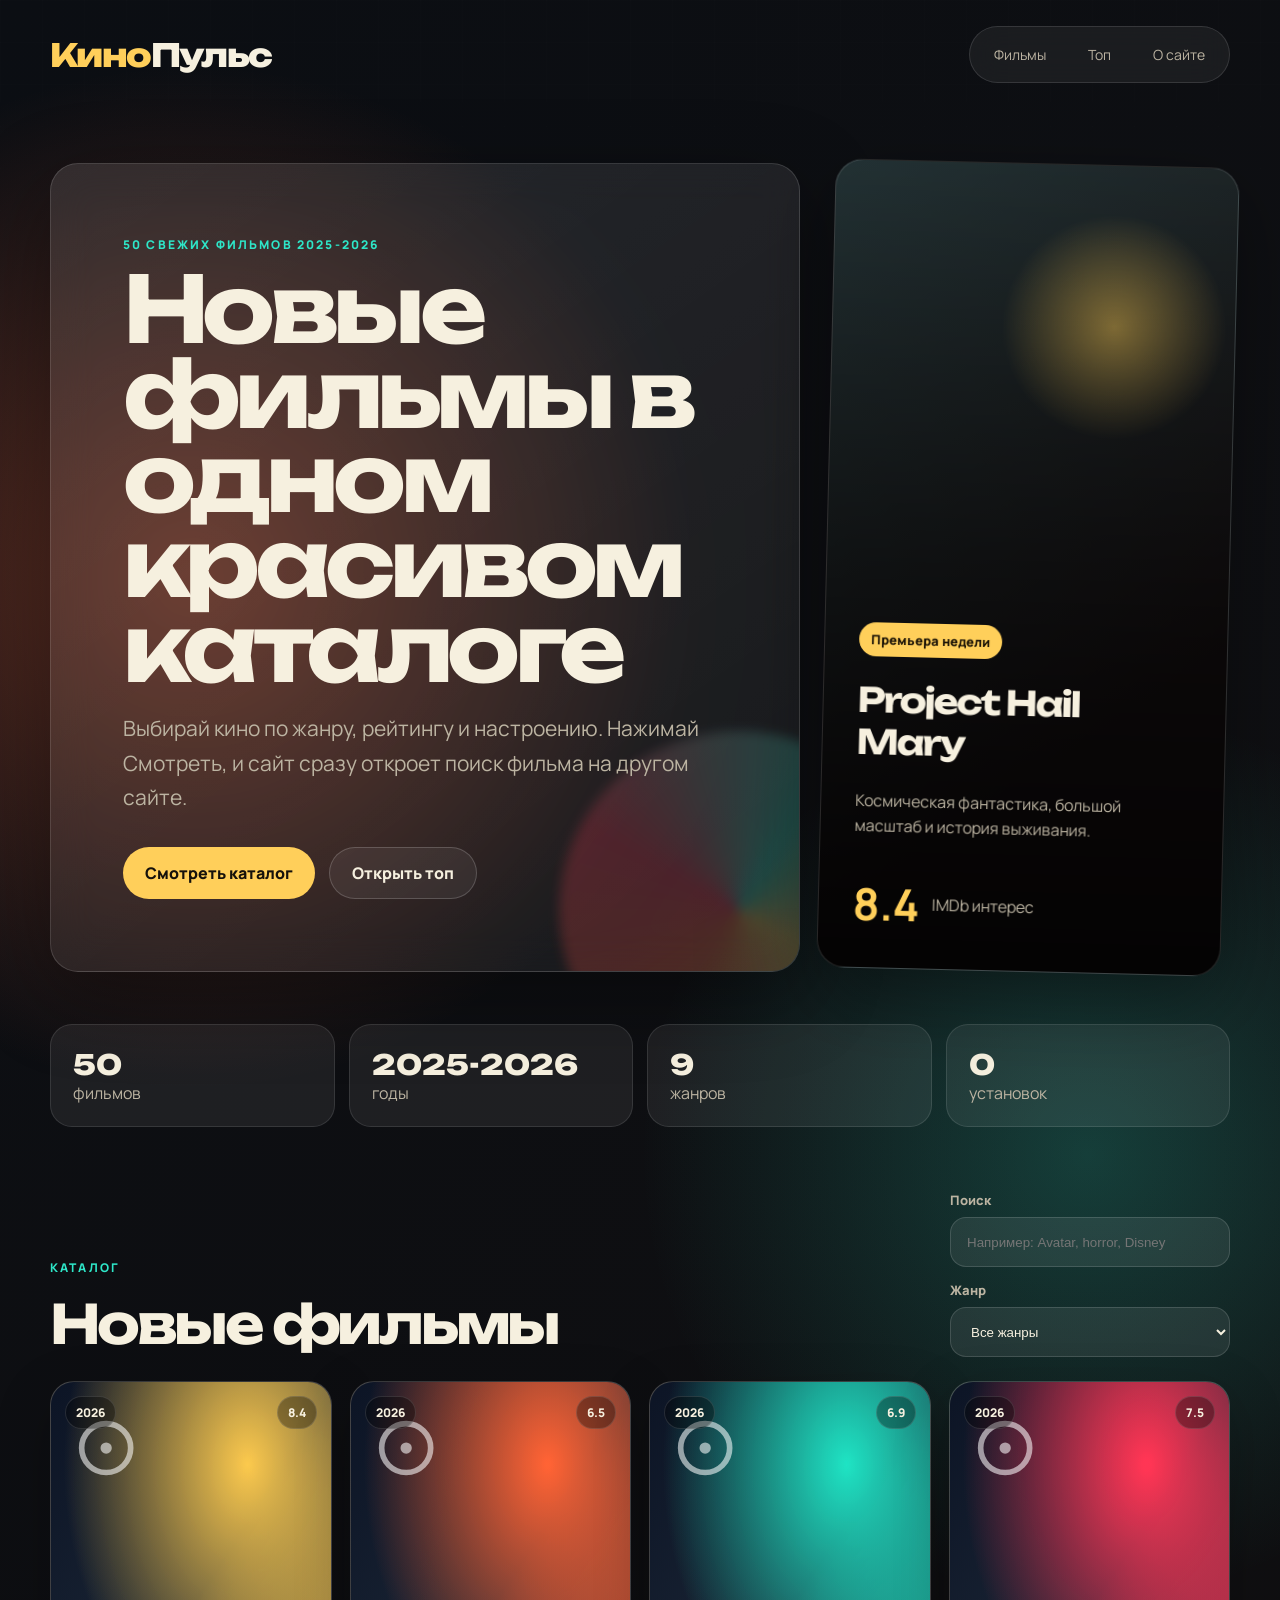
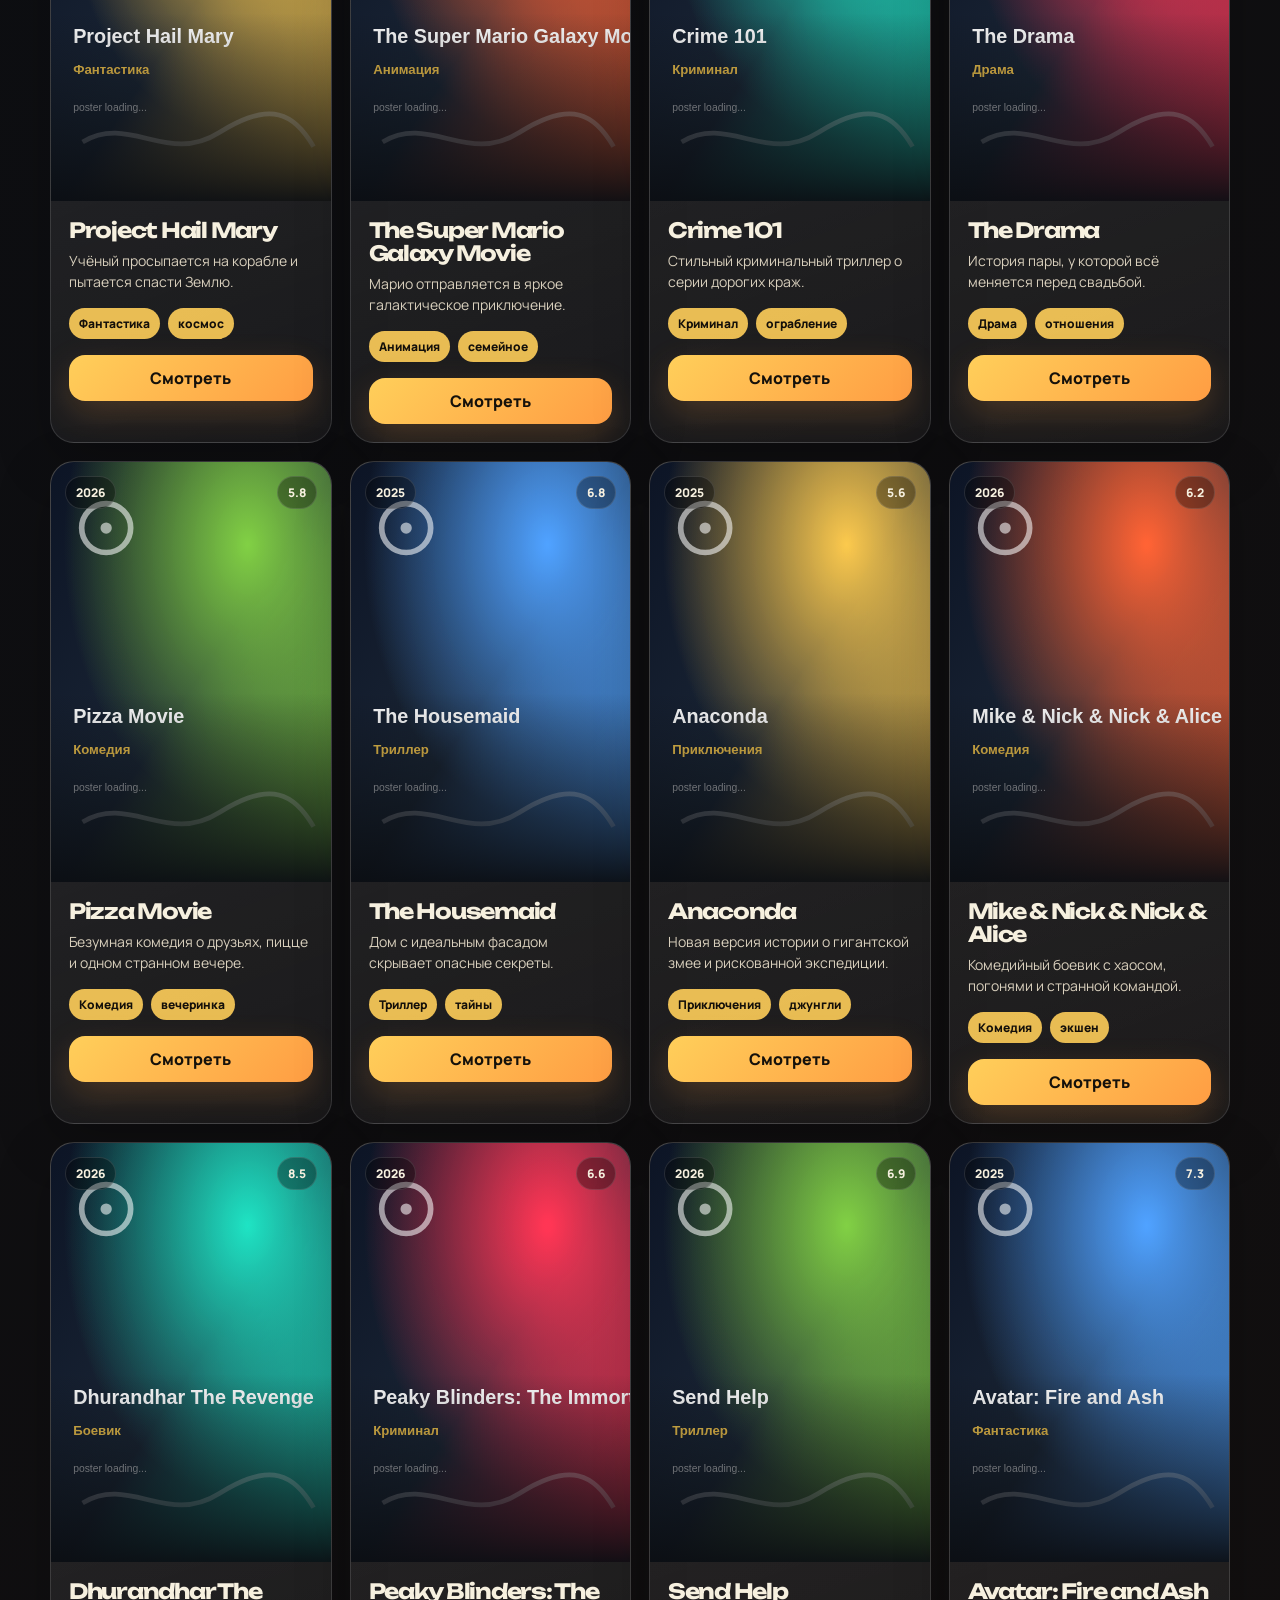
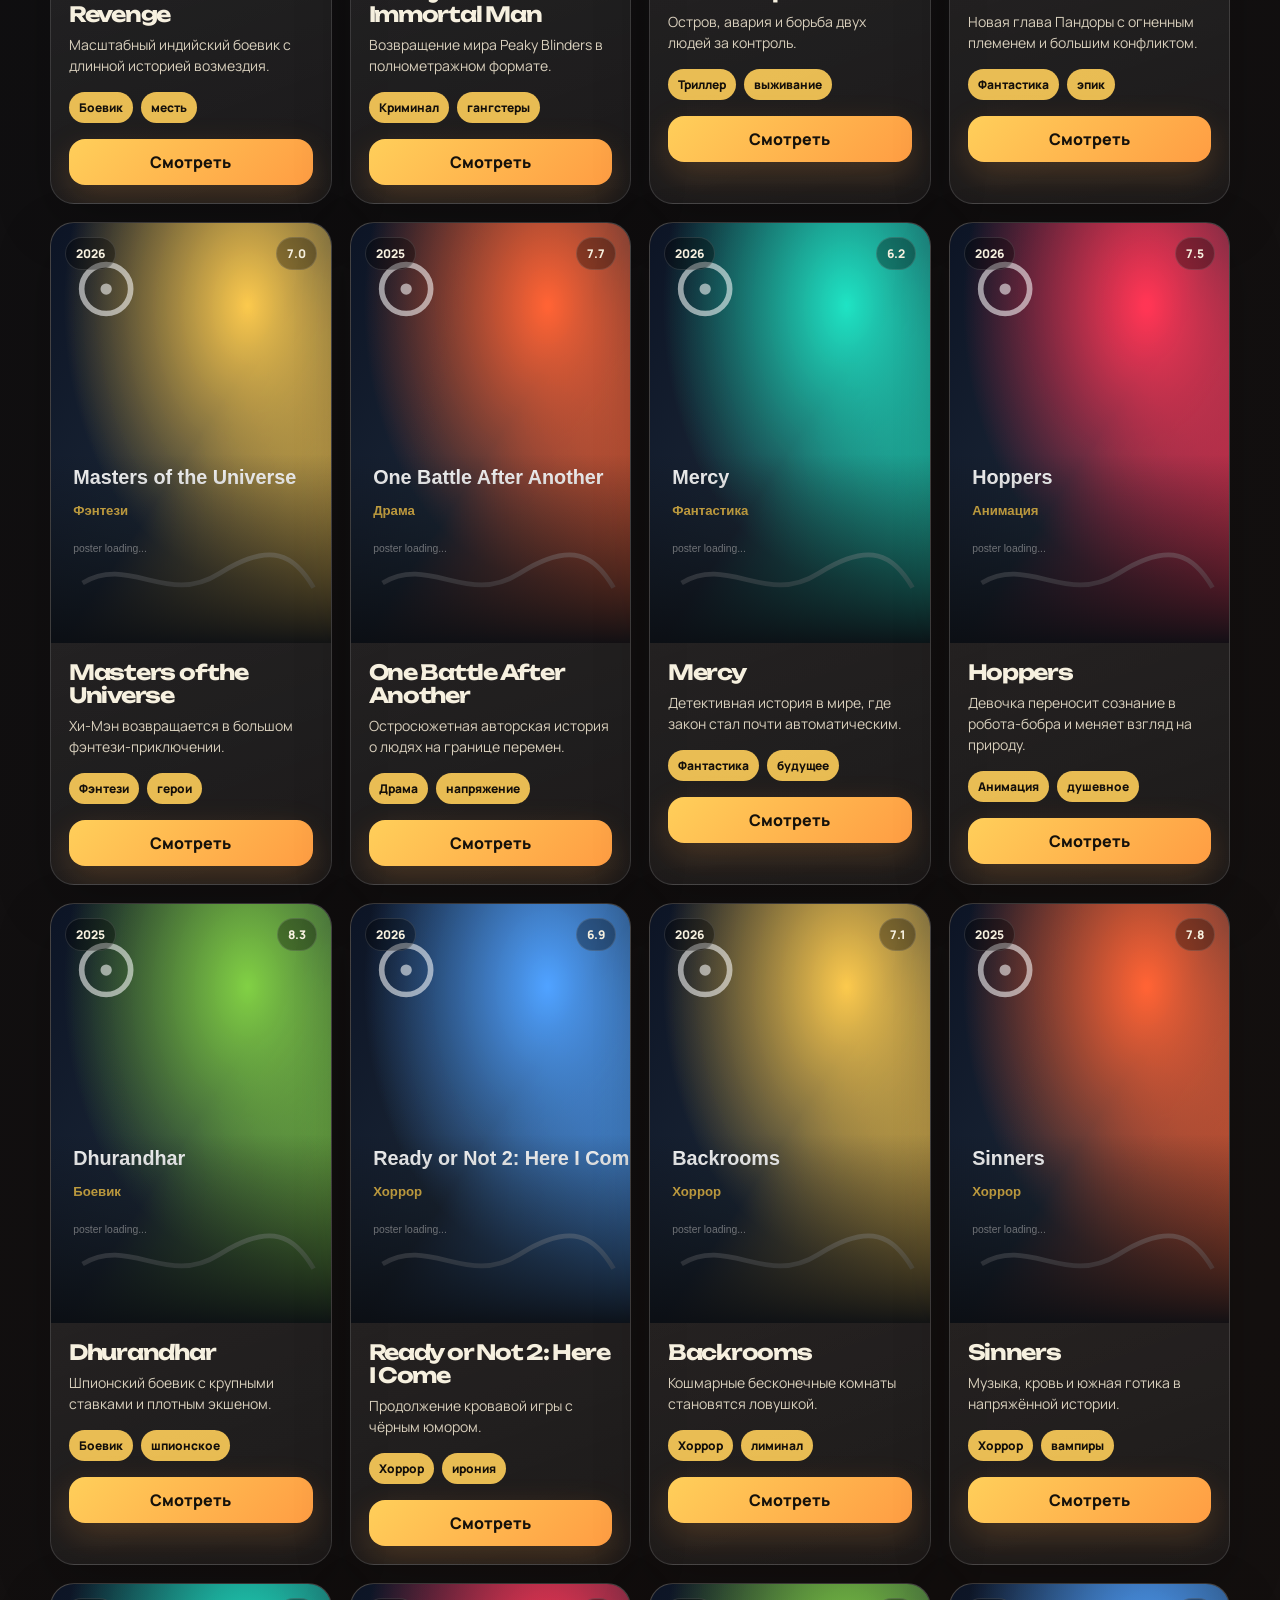
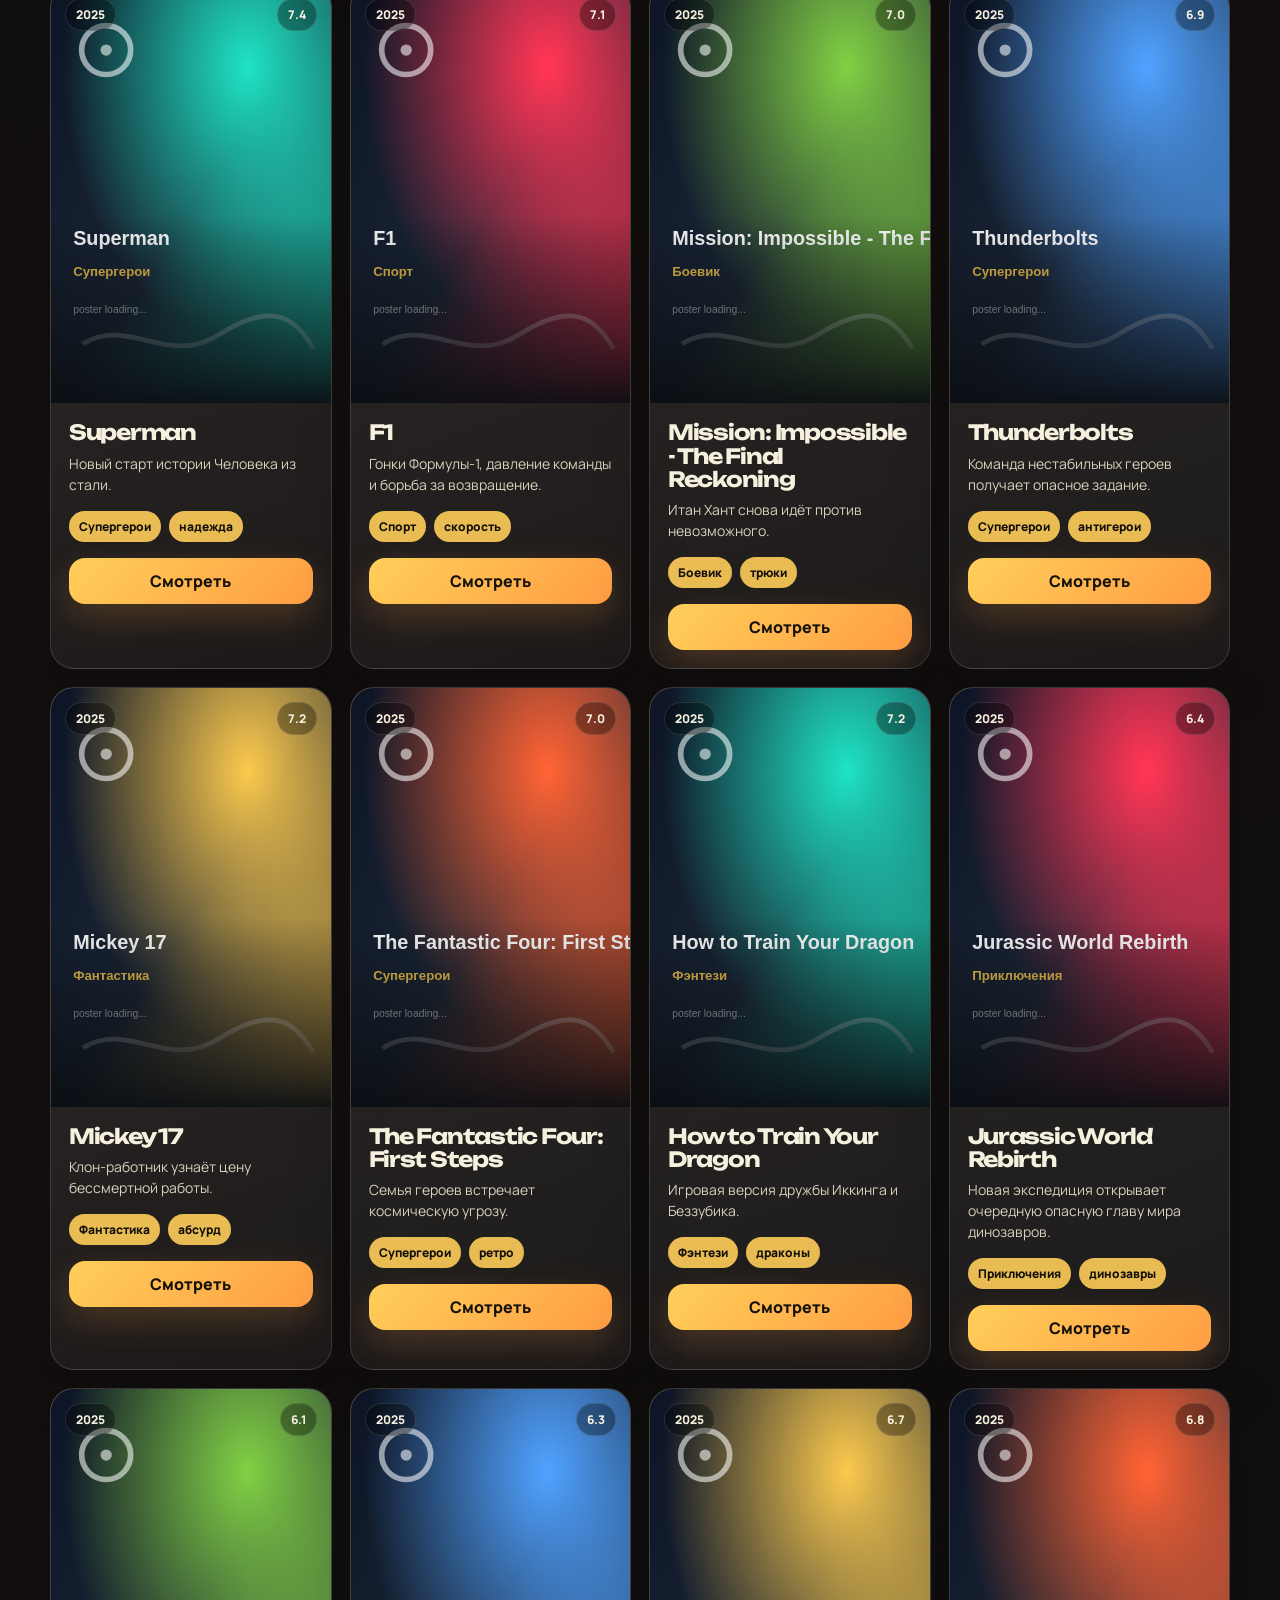
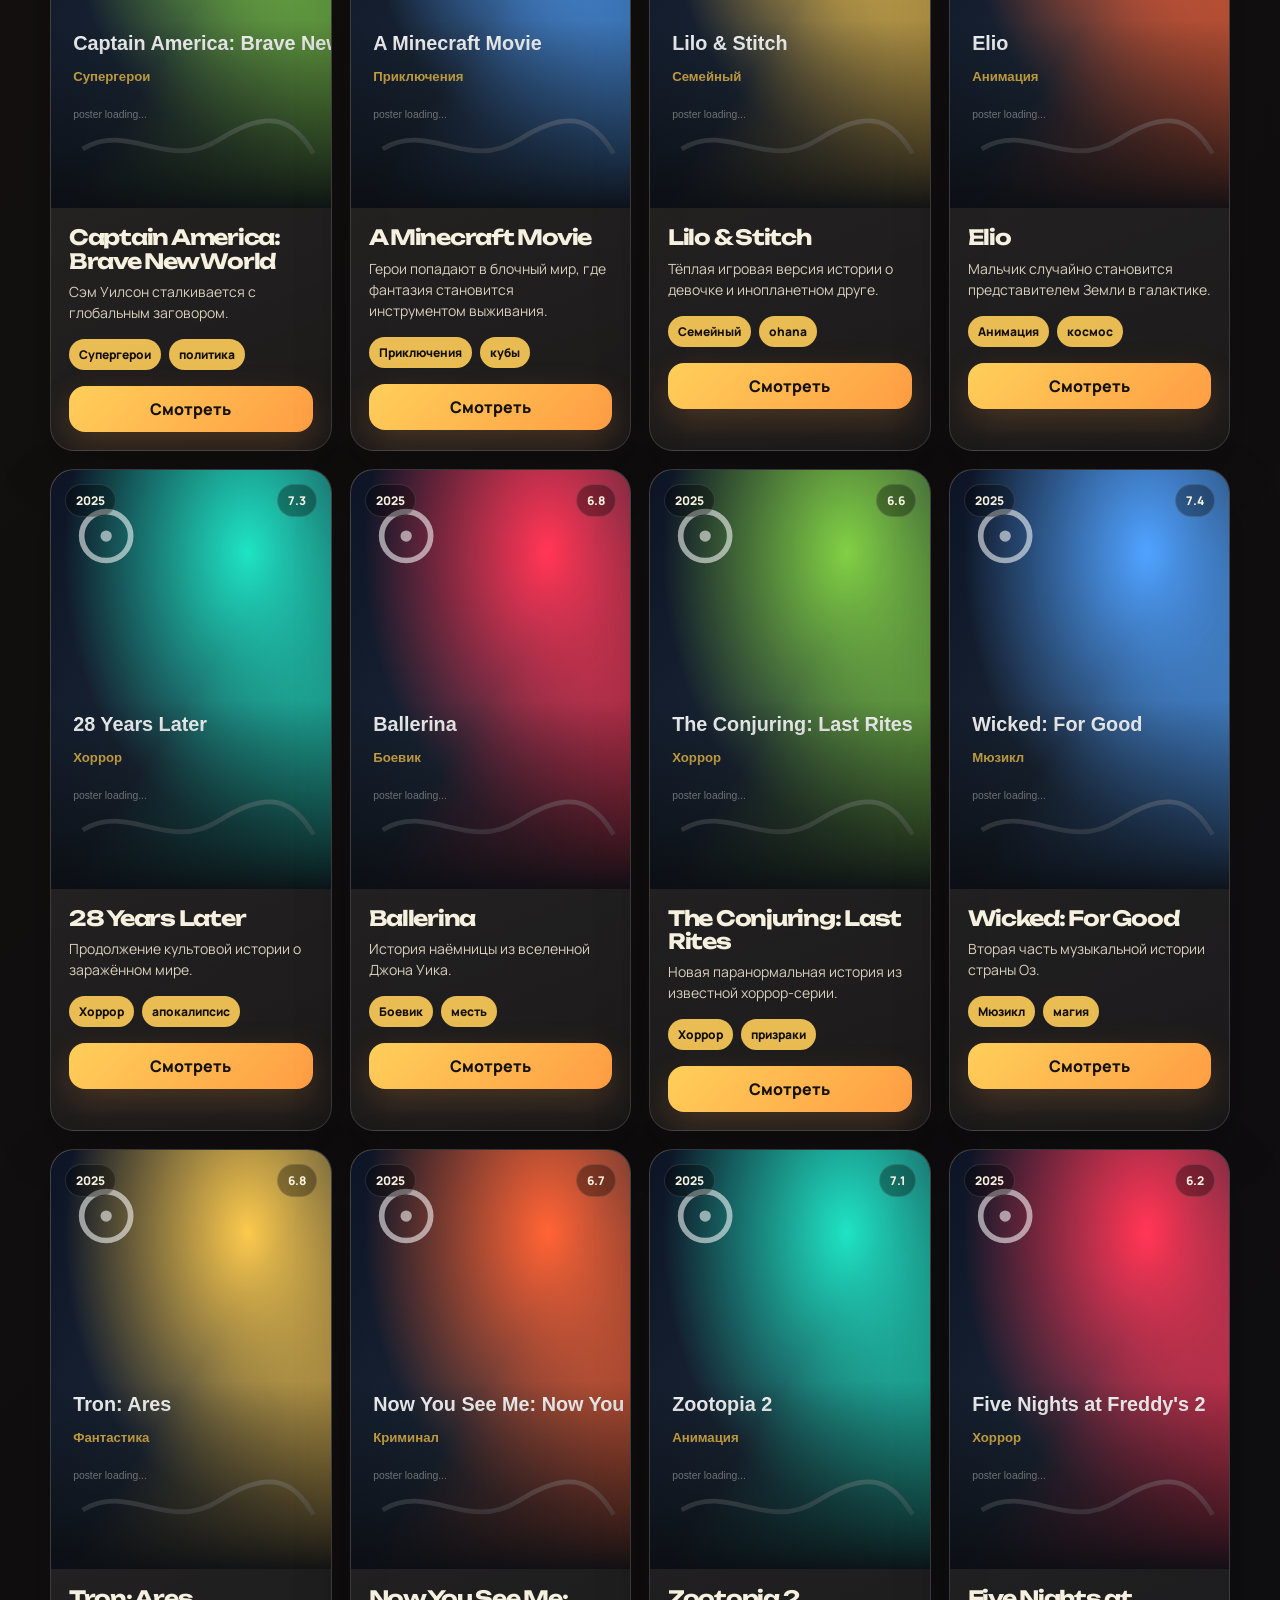
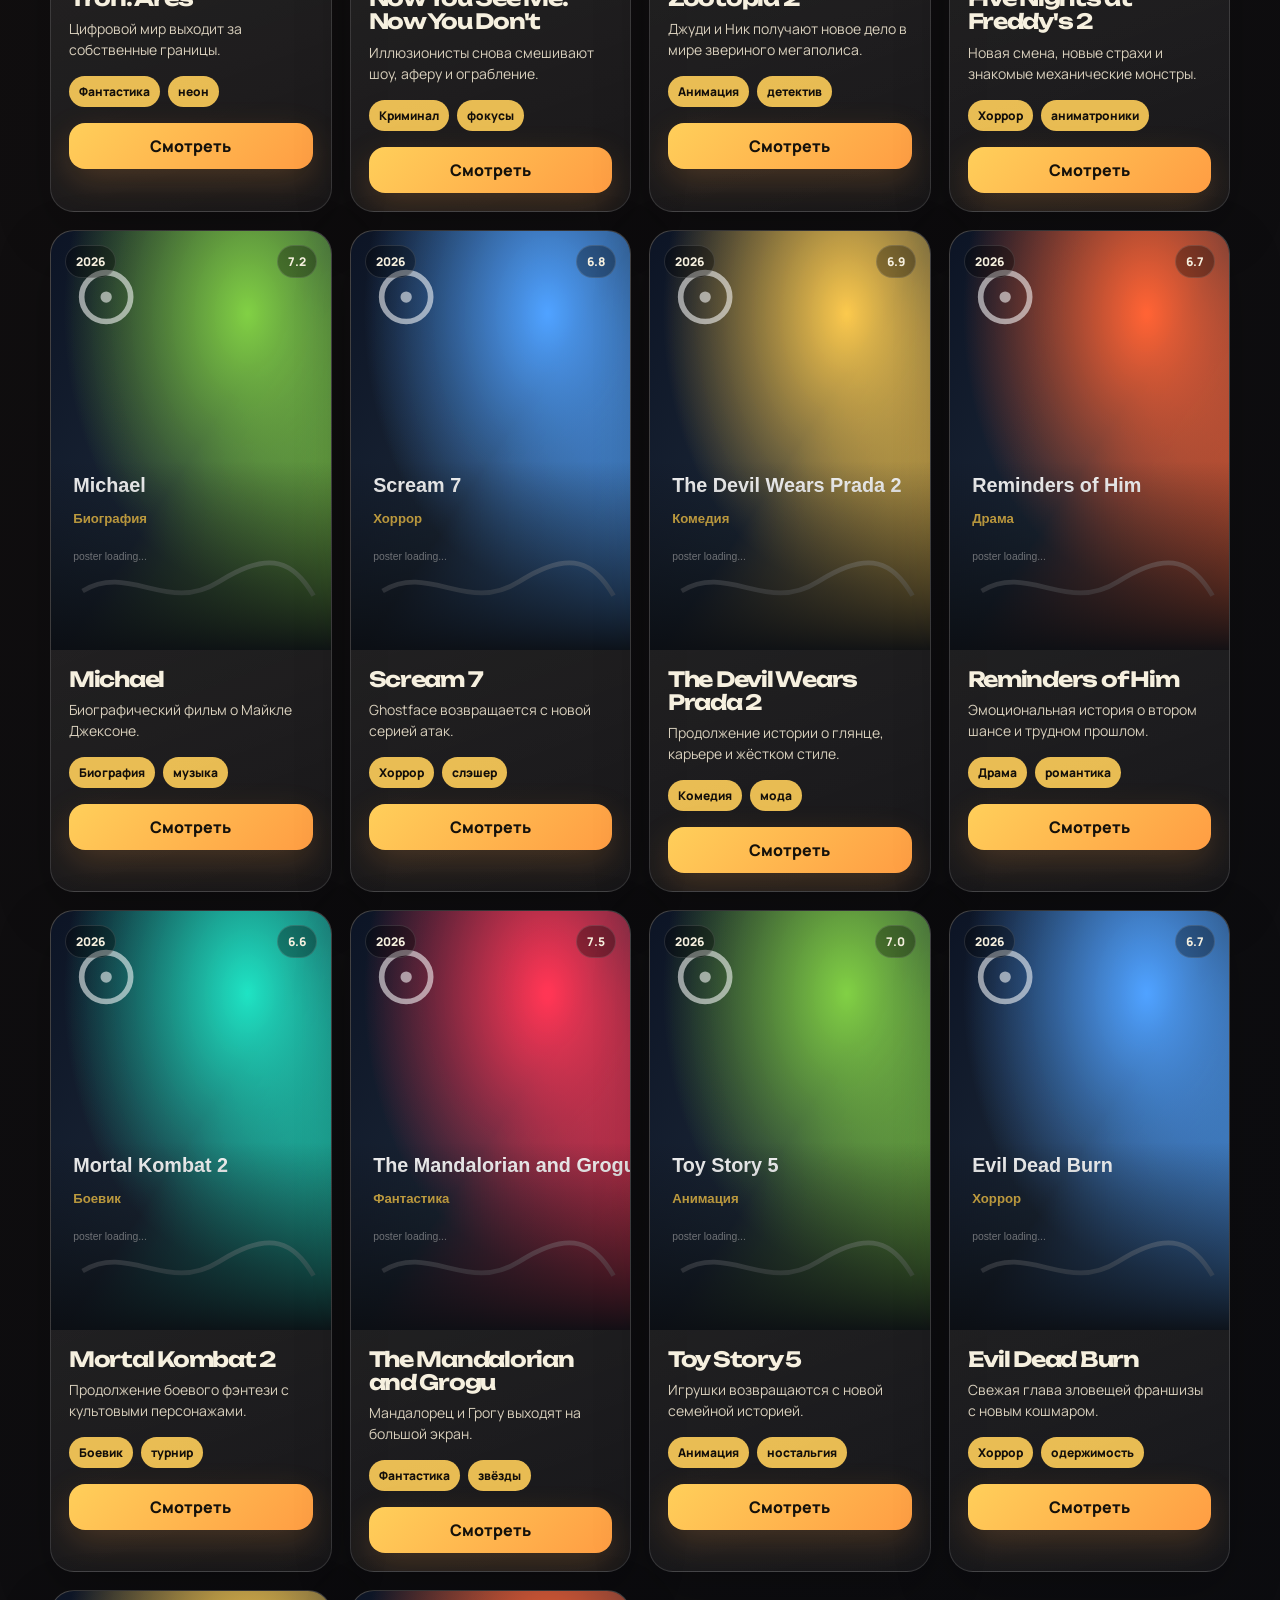
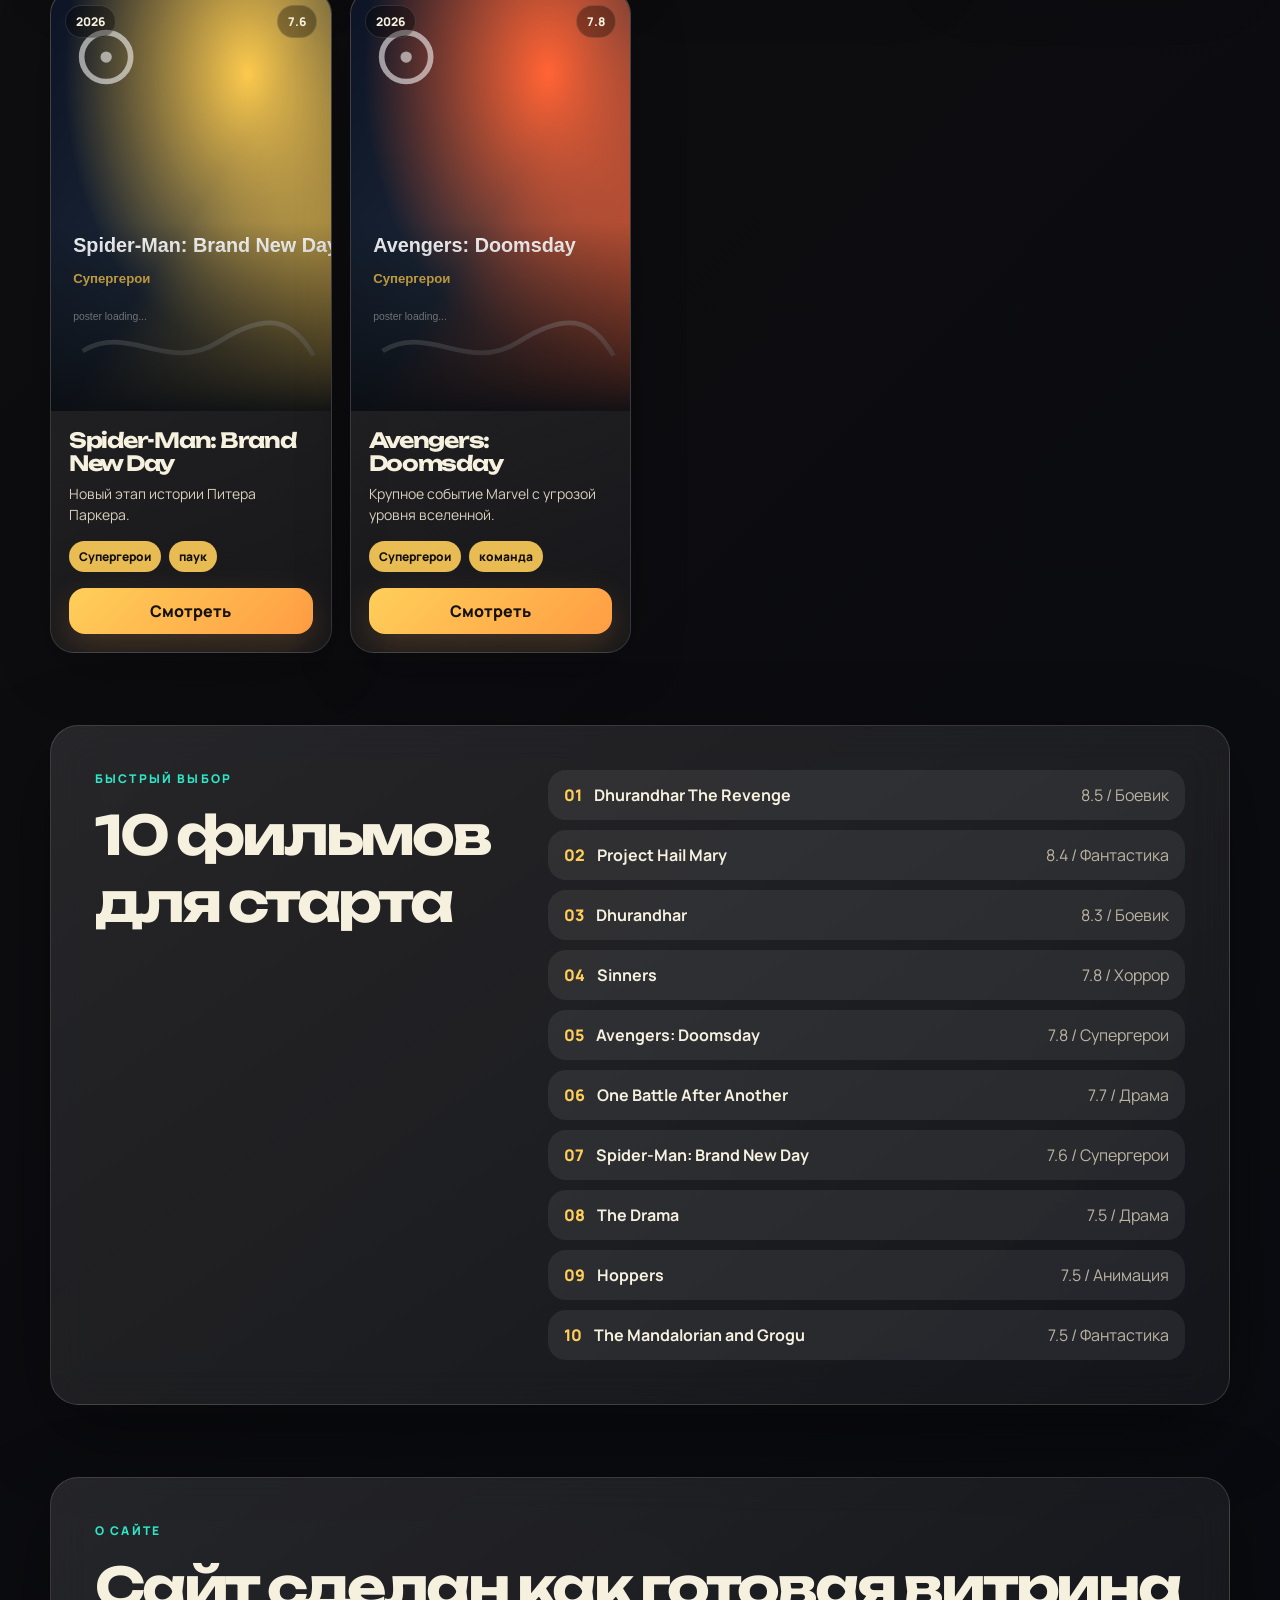
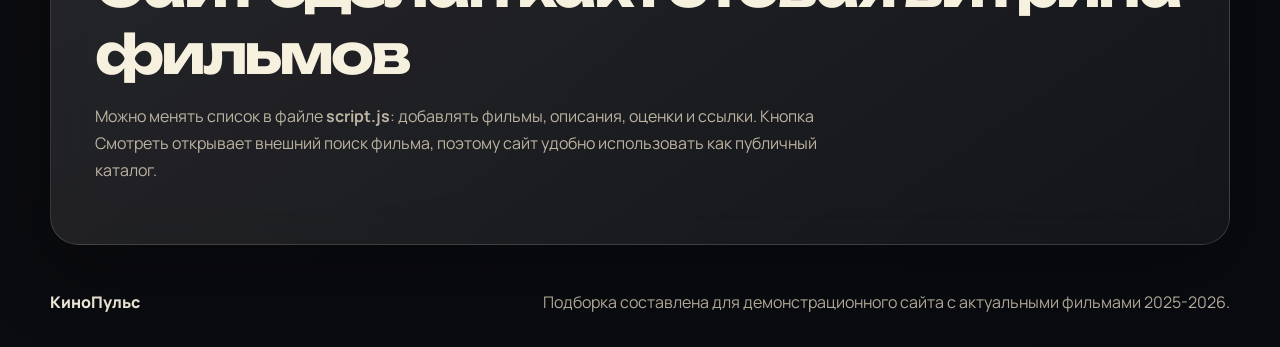
<file: index.html>
﻿<!DOCTYPE html>
<html lang="ru">
<head>
  <meta charset="UTF-8" />
  <meta name="viewport" content="width=device-width, initial-scale=1.0" />
  <title>КиноПульс</title>
  <meta http-equiv="refresh" content="0; url=./%D0%A1%D0%B0%D0%B9%D1%82/" />
  <link rel="canonical" href="./%D0%A1%D0%B0%D0%B9%D1%82/" />
</head>
<body>
  <p>Открываем сайт фильмов...</p>
  <script>window.location.replace('./%D0%A1%D0%B0%D0%B9%D1%82/');</script>
</body>
</html>
</file>
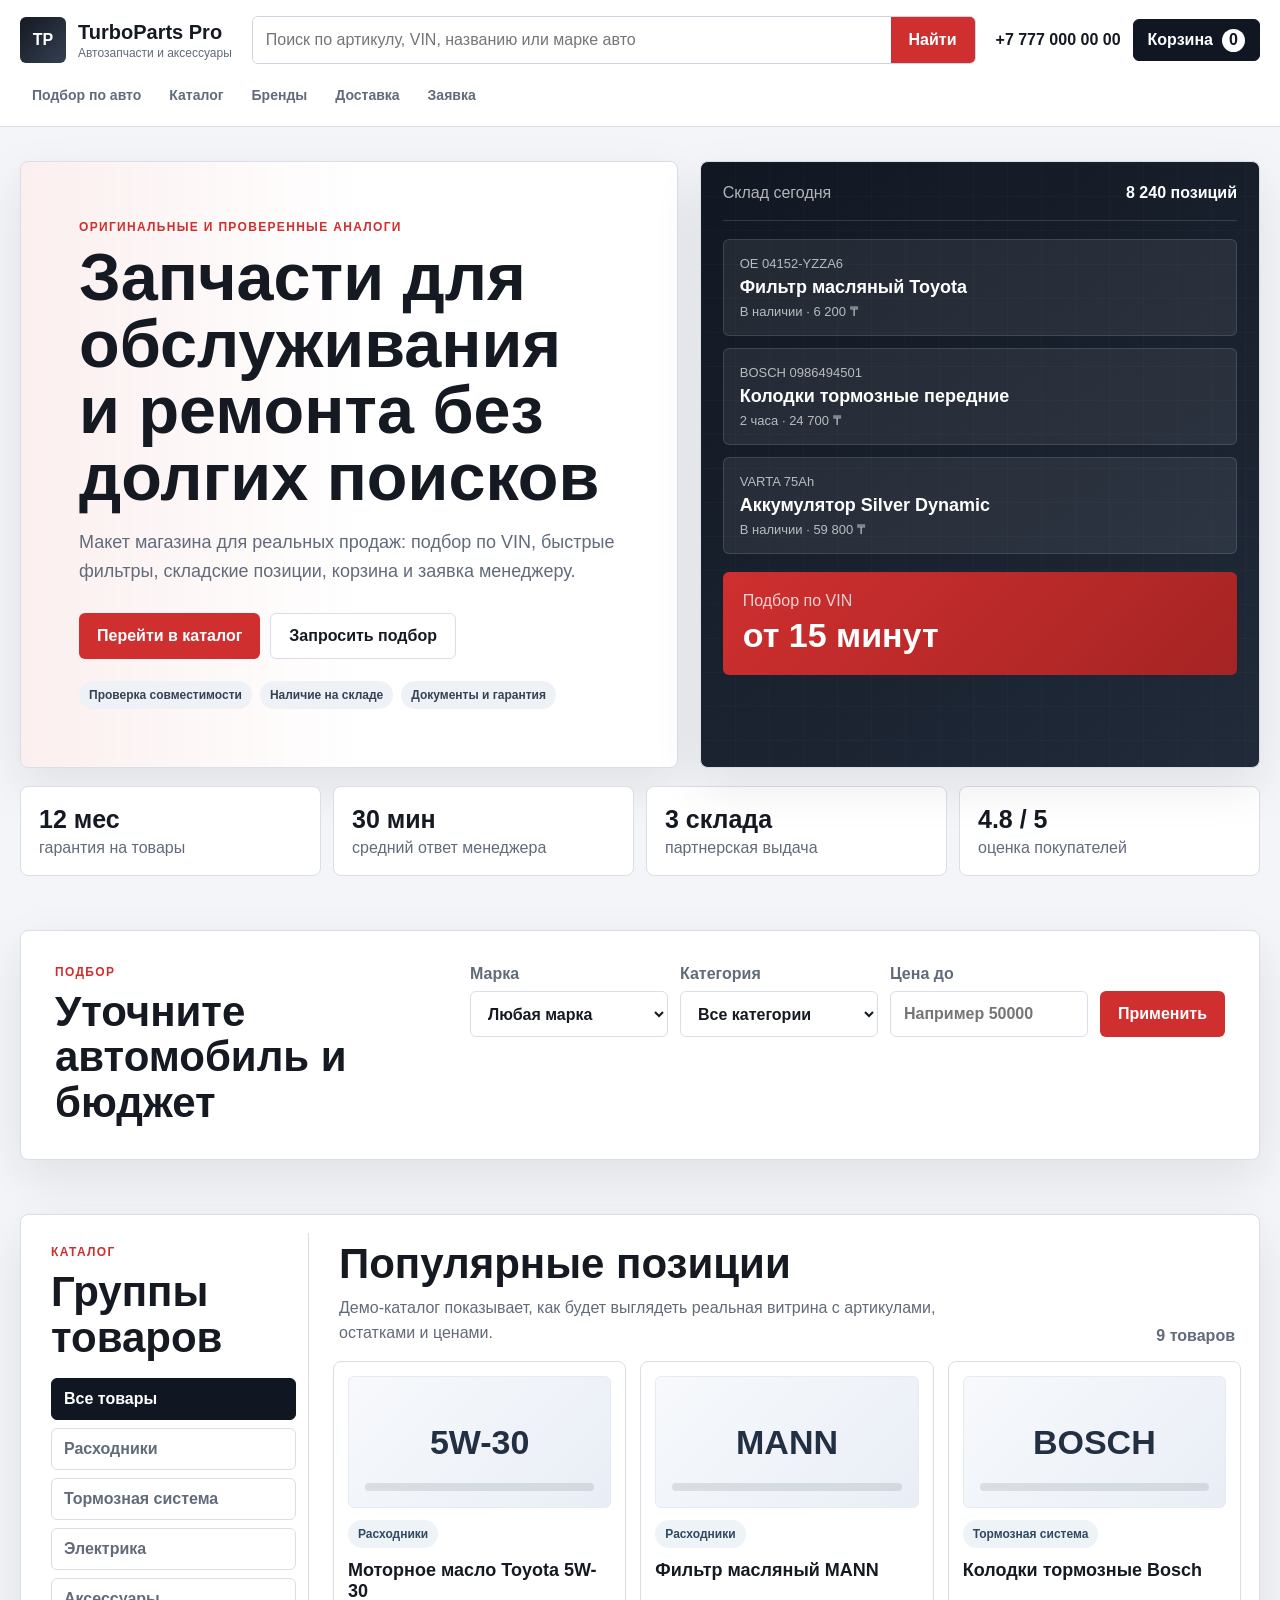
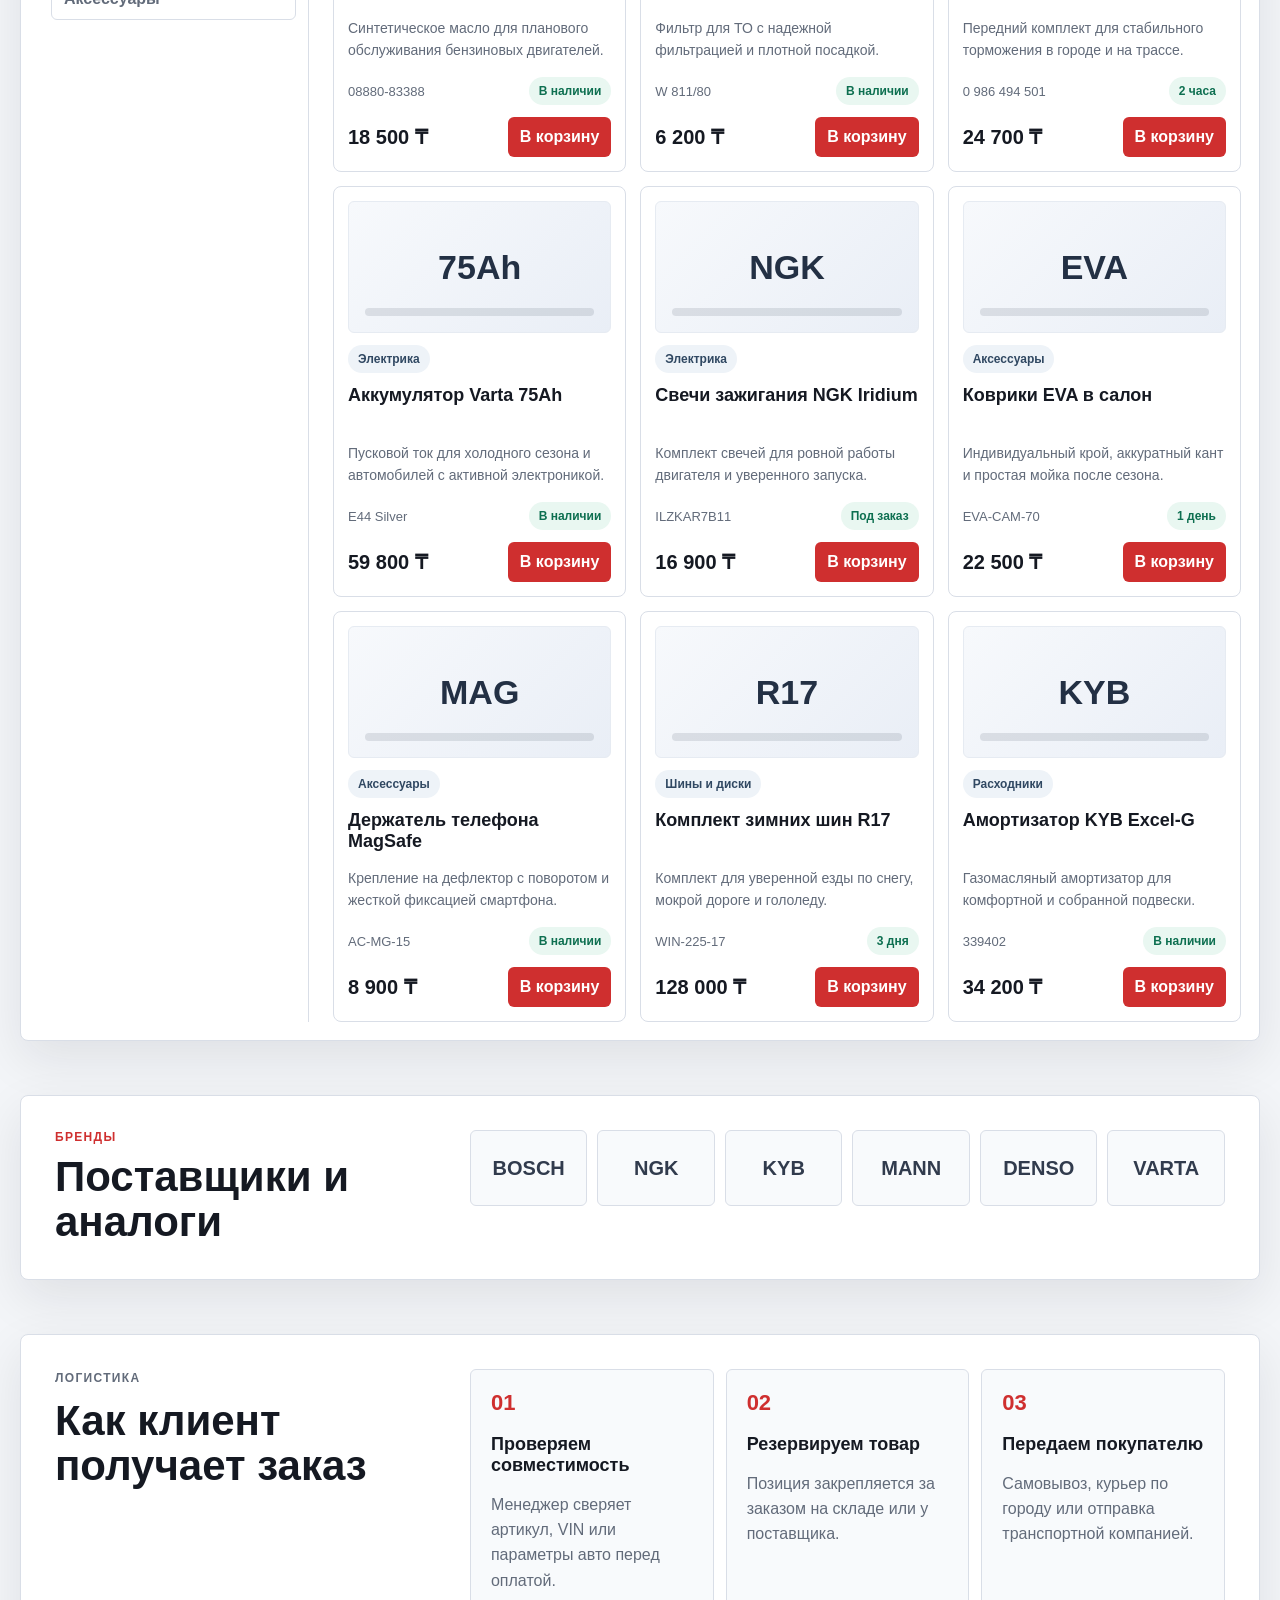
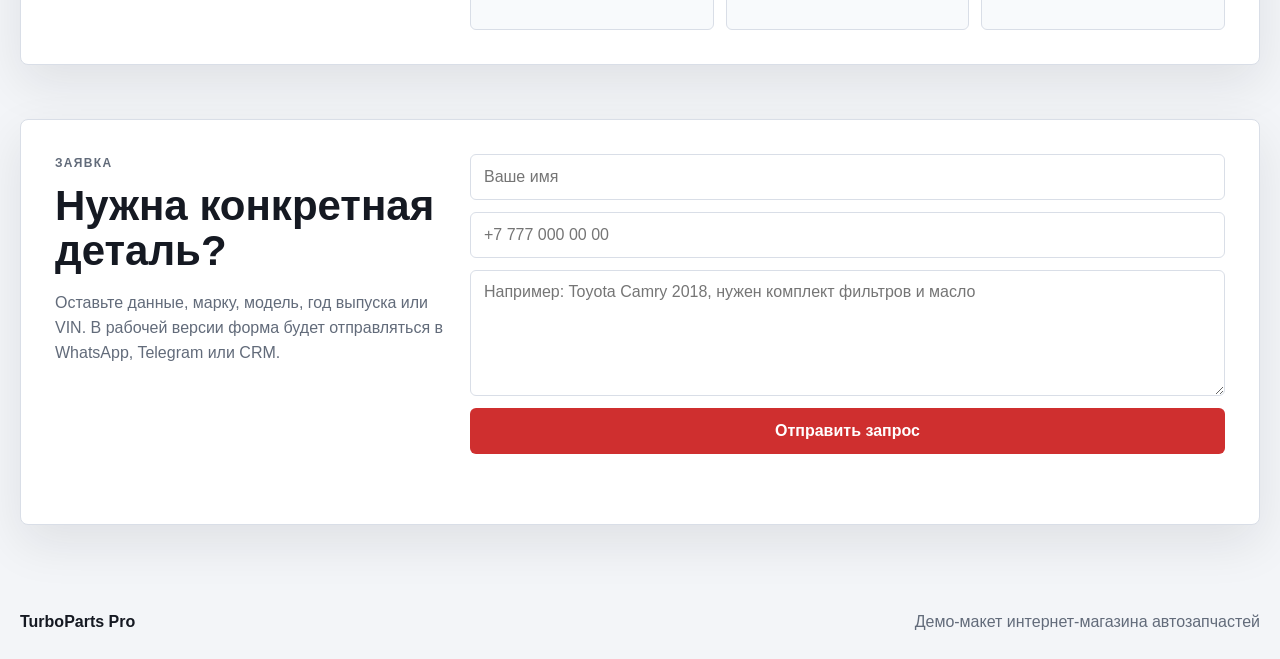
<file: AutoPartsShop/index.html>
<!DOCTYPE html>
<html lang="ru">
<head>
  <meta charset="UTF-8" />
  <meta name="viewport" content="width=device-width, initial-scale=1.0" />
  <title>TurboParts Pro - интернет-магазин автозапчастей</title>
  <meta name="description" content="Профессиональный магазин автозапчастей и автоаксессуаров: подбор по VIN, каталог расходников, тормозов, электрики, масел и товаров для салона." />
  <meta name="keywords" content="автозапчасти, подбор по VIN, купить запчасти, масла, фильтры, тормозные колодки, аккумуляторы, автоаксессуары" />
  <link rel="canonical" href="https://example.kz/" />
  <link rel="stylesheet" href="styles.css" />
</head>
<body>
  <header class="site-header" id="top">
    <div class="header-top">
      <a class="brand" href="#top" aria-label="TurboParts Pro">
        <span class="brand-mark">TP</span>
        <span>
          <b>TurboParts Pro</b>
          <small>Автозапчасти и аксессуары</small>
        </span>
      </a>

      <form class="header-search" id="heroSearch">
        <input id="quickSearch" type="search" placeholder="Поиск по артикулу, VIN, названию или марке авто" aria-label="Поиск товара" />
        <button type="submit">Найти</button>
      </form>

      <div class="header-actions">
        <a class="phone" href="tel:+77770000000">+7 777 000 00 00</a>
        <button class="cart-button" type="button" id="openCart" aria-label="Открыть корзину">
          Корзина <b id="cartCount">0</b>
        </button>
      </div>
    </div>

    <nav class="nav" aria-label="Навигация">
      <a href="#selection">Подбор по авто</a>
      <a href="#catalog">Каталог</a>
      <a href="#brands">Бренды</a>
      <a href="#delivery">Доставка</a>
      <a href="#contacts">Заявка</a>
    </nav>
  </header>

  <main>
    <section class="hero">
      <div class="hero-copy">
        <p class="eyebrow">Оригинальные и проверенные аналоги</p>
        <h1>Запчасти для обслуживания и ремонта без долгих поисков</h1>
        <p class="lead">Макет магазина для реальных продаж: подбор по VIN, быстрые фильтры, складские позиции, корзина и заявка менеджеру.</p>
        <div class="hero-actions">
          <a class="primary-link" href="#catalog">Перейти в каталог</a>
          <a class="secondary-link" href="#contacts">Запросить подбор</a>
        </div>
        <div class="trust-row" aria-label="Преимущества">
          <span>Проверка совместимости</span>
          <span>Наличие на складе</span>
          <span>Документы и гарантия</span>
        </div>
      </div>

      <div class="hero-panel" aria-label="Складские позиции">
        <div class="panel-head">
          <span>Склад сегодня</span>
          <b>8 240 позиций</b>
        </div>
        <div class="inventory-list">
          <article>
            <span class="sku">OE 04152-YZZA6</span>
            <b>Фильтр масляный Toyota</b>
            <em>В наличии · 6 200 ₸</em>
          </article>
          <article>
            <span class="sku">BOSCH 0986494501</span>
            <b>Колодки тормозные передние</b>
            <em>2 часа · 24 700 ₸</em>
          </article>
          <article>
            <span class="sku">VARTA 75Ah</span>
            <b>Аккумулятор Silver Dynamic</b>
            <em>В наличии · 59 800 ₸</em>
          </article>
        </div>
        <div class="warehouse-card">
          <span>Подбор по VIN</span>
          <strong>от 15 минут</strong>
        </div>
      </div>
    </section>

    <section class="metrics" aria-label="Показатели магазина">
      <article><b>12 мес</b><span>гарантия на товары</span></article>
      <article><b>30 мин</b><span>средний ответ менеджера</span></article>
      <article><b>3 склада</b><span>партнерская выдача</span></article>
      <article><b>4.8 / 5</b><span>оценка покупателей</span></article>
    </section>

    <section class="selection" id="selection">
      <div class="section-copy">
        <p class="eyebrow">Подбор</p>
        <h2>Уточните автомобиль и бюджет</h2>
      </div>
      <form class="selector-form" id="selectorForm">
        <label>
          Марка
          <select id="carBrand">
            <option value="all">Любая марка</option>
            <option value="Toyota">Toyota</option>
            <option value="Hyundai">Hyundai</option>
            <option value="Kia">Kia</option>
            <option value="BMW">BMW</option>
            <option value="Mercedes">Mercedes-Benz</option>
          </select>
        </label>
        <label>
          Категория
          <select id="categoryFilter">
            <option value="all">Все категории</option>
            <option value="Расходники">Расходники</option>
            <option value="Тормозная система">Тормозная система</option>
            <option value="Электрика">Электрика</option>
            <option value="Аксессуары">Аксессуары</option>
            <option value="Шины и диски">Шины и диски</option>
          </select>
        </label>
        <label>
          Цена до
          <input id="budgetFilter" type="number" min="0" step="1000" placeholder="Например 50000" />
        </label>
        <button type="submit">Применить</button>
      </form>
    </section>

    <section class="catalog-layout" id="catalog">
      <aside class="catalog-sidebar">
        <p class="eyebrow">Каталог</p>
        <h2>Группы товаров</h2>
        <div class="tabs" role="tablist" aria-label="Фильтр каталога">
          <button class="tab active" type="button" data-category="all">Все товары</button>
          <button class="tab" type="button" data-category="Расходники">Расходники</button>
          <button class="tab" type="button" data-category="Тормозная система">Тормозная система</button>
          <button class="tab" type="button" data-category="Электрика">Электрика</button>
          <button class="tab" type="button" data-category="Аксессуары">Аксессуары</button>
        </div>
      </aside>

      <section class="catalog-main">
        <div class="catalog-head">
          <div>
            <h2>Популярные позиции</h2>
            <p>Демо-каталог показывает, как будет выглядеть реальная витрина с артикулами, остатками и ценами.</p>
          </div>
          <span id="resultCount">0 товаров</span>
        </div>
        <div class="products" id="products" aria-live="polite"></div>
      </section>
    </section>

    <section class="brand-section" id="brands">
      <div class="section-copy">
        <p class="eyebrow">Бренды</p>
        <h2>Поставщики и аналоги</h2>
      </div>
      <div class="brand-grid" aria-label="Бренды автозапчастей">
        <span>BOSCH</span>
        <span>NGK</span>
        <span>KYB</span>
        <span>MANN</span>
        <span>DENSO</span>
        <span>VARTA</span>
      </div>
    </section>

    <section class="delivery" id="delivery">
      <div class="section-copy">
        <p class="eyebrow">Логистика</p>
        <h2>Как клиент получает заказ</h2>
      </div>
      <div class="delivery-grid">
        <article>
          <b>01</b>
          <h3>Проверяем совместимость</h3>
          <p>Менеджер сверяет артикул, VIN или параметры авто перед оплатой.</p>
        </article>
        <article>
          <b>02</b>
          <h3>Резервируем товар</h3>
          <p>Позиция закрепляется за заказом на складе или у поставщика.</p>
        </article>
        <article>
          <b>03</b>
          <h3>Передаем покупателю</h3>
          <p>Самовывоз, курьер по городу или отправка транспортной компанией.</p>
        </article>
      </div>
    </section>

    <section class="contacts" id="contacts">
      <div class="section-copy">
        <p class="eyebrow">Заявка</p>
        <h2>Нужна конкретная деталь?</h2>
        <p>Оставьте данные, марку, модель, год выпуска или VIN. В рабочей версии форма будет отправляться в WhatsApp, Telegram или CRM.</p>
      </div>
      <form class="contact-form" id="contactForm">
        <input type="text" placeholder="Ваше имя" required />
        <input type="tel" placeholder="+7 777 000 00 00" required />
        <textarea placeholder="Например: Toyota Camry 2018, нужен комплект фильтров и масло"></textarea>
        <button type="submit">Отправить запрос</button>
        <p class="form-message" id="formMessage"></p>
      </form>
    </section>
  </main>

  <aside class="cart-panel" id="cartPanel" aria-hidden="true">
    <div class="cart-window">
      <div class="cart-head">
        <h2>Корзина</h2>
        <button type="button" id="closeCart" aria-label="Закрыть корзину">×</button>
      </div>
      <div class="cart-items" id="cartItems"></div>
      <div class="cart-total">
        <span>Итого</span>
        <strong id="cartTotal">0 ₸</strong>
      </div>
      <button class="checkout" type="button" id="checkoutButton">Оформить заказ</button>
    </div>
  </aside>

  <footer class="footer">
    <b>TurboParts Pro</b>
    <span>Демо-макет интернет-магазина автозапчастей</span>
  </footer>

  <script src="script.js"></script>
</body>
</html>
</file>
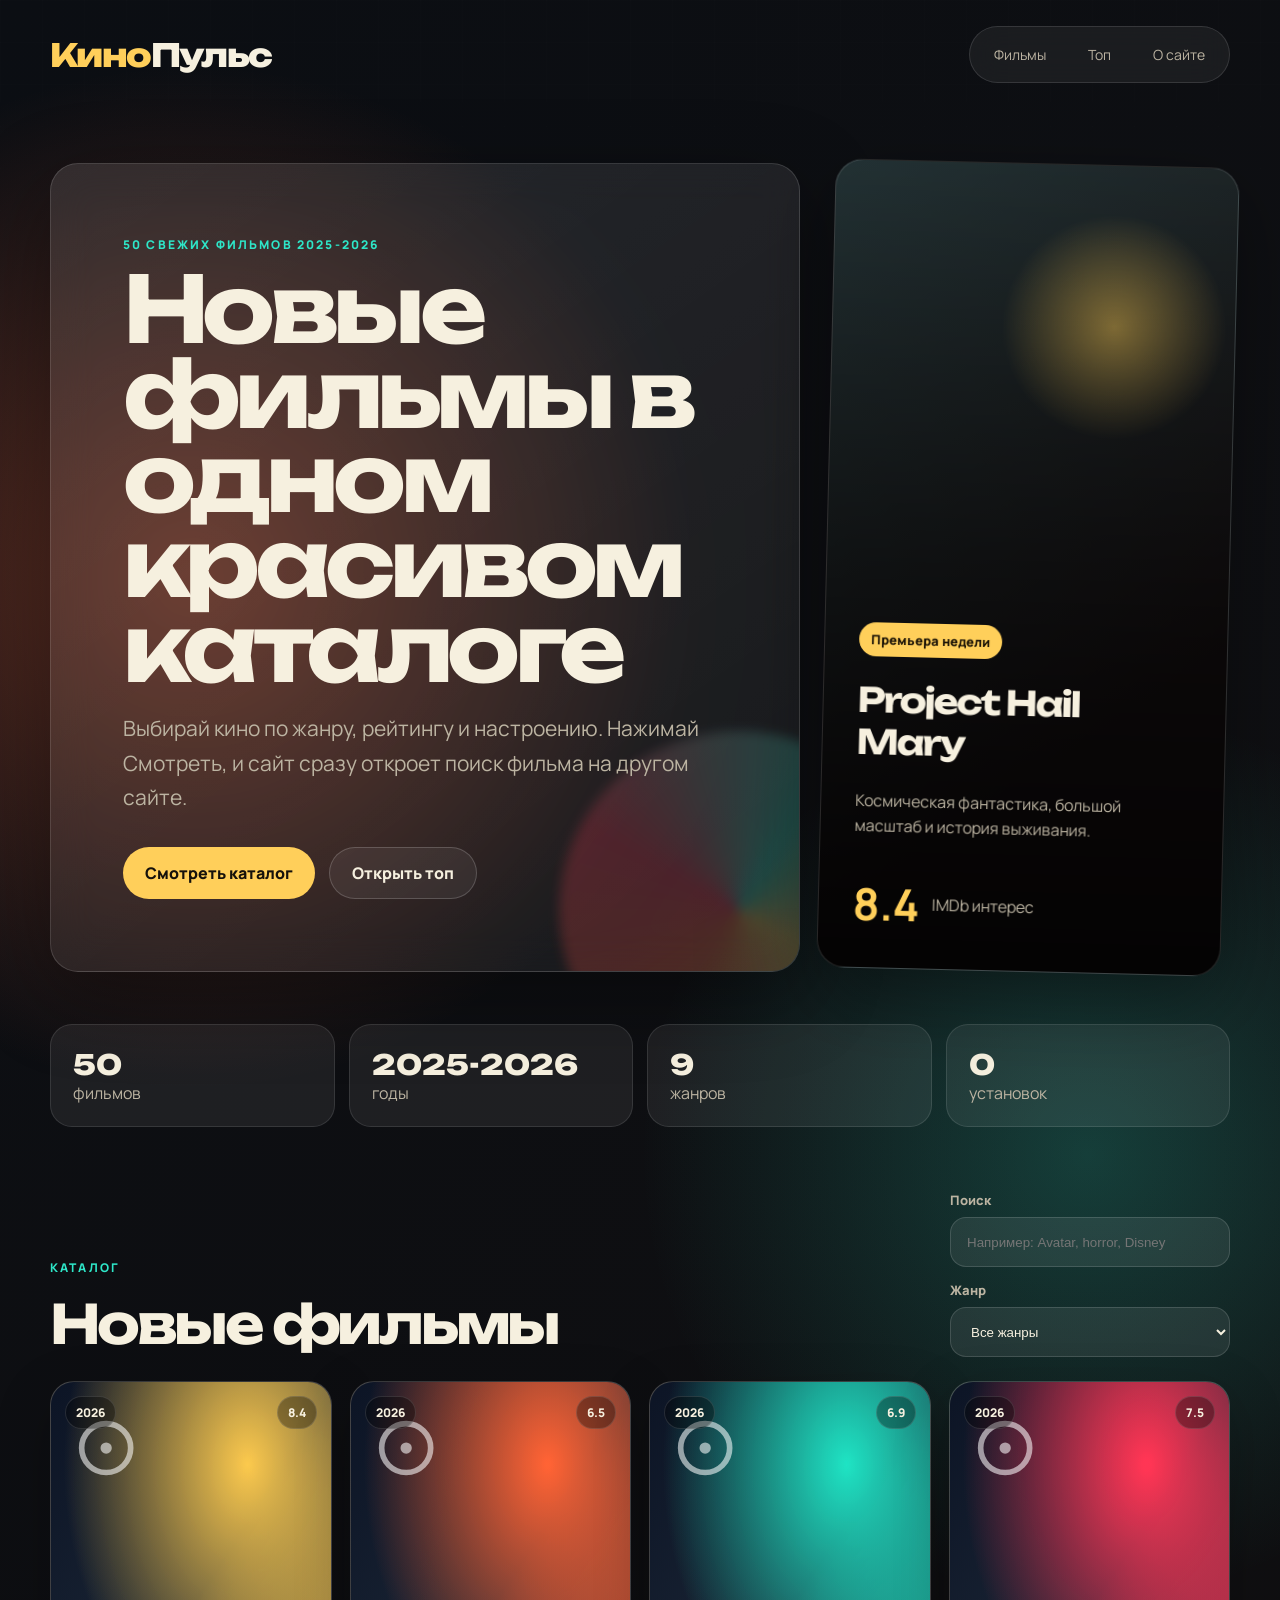
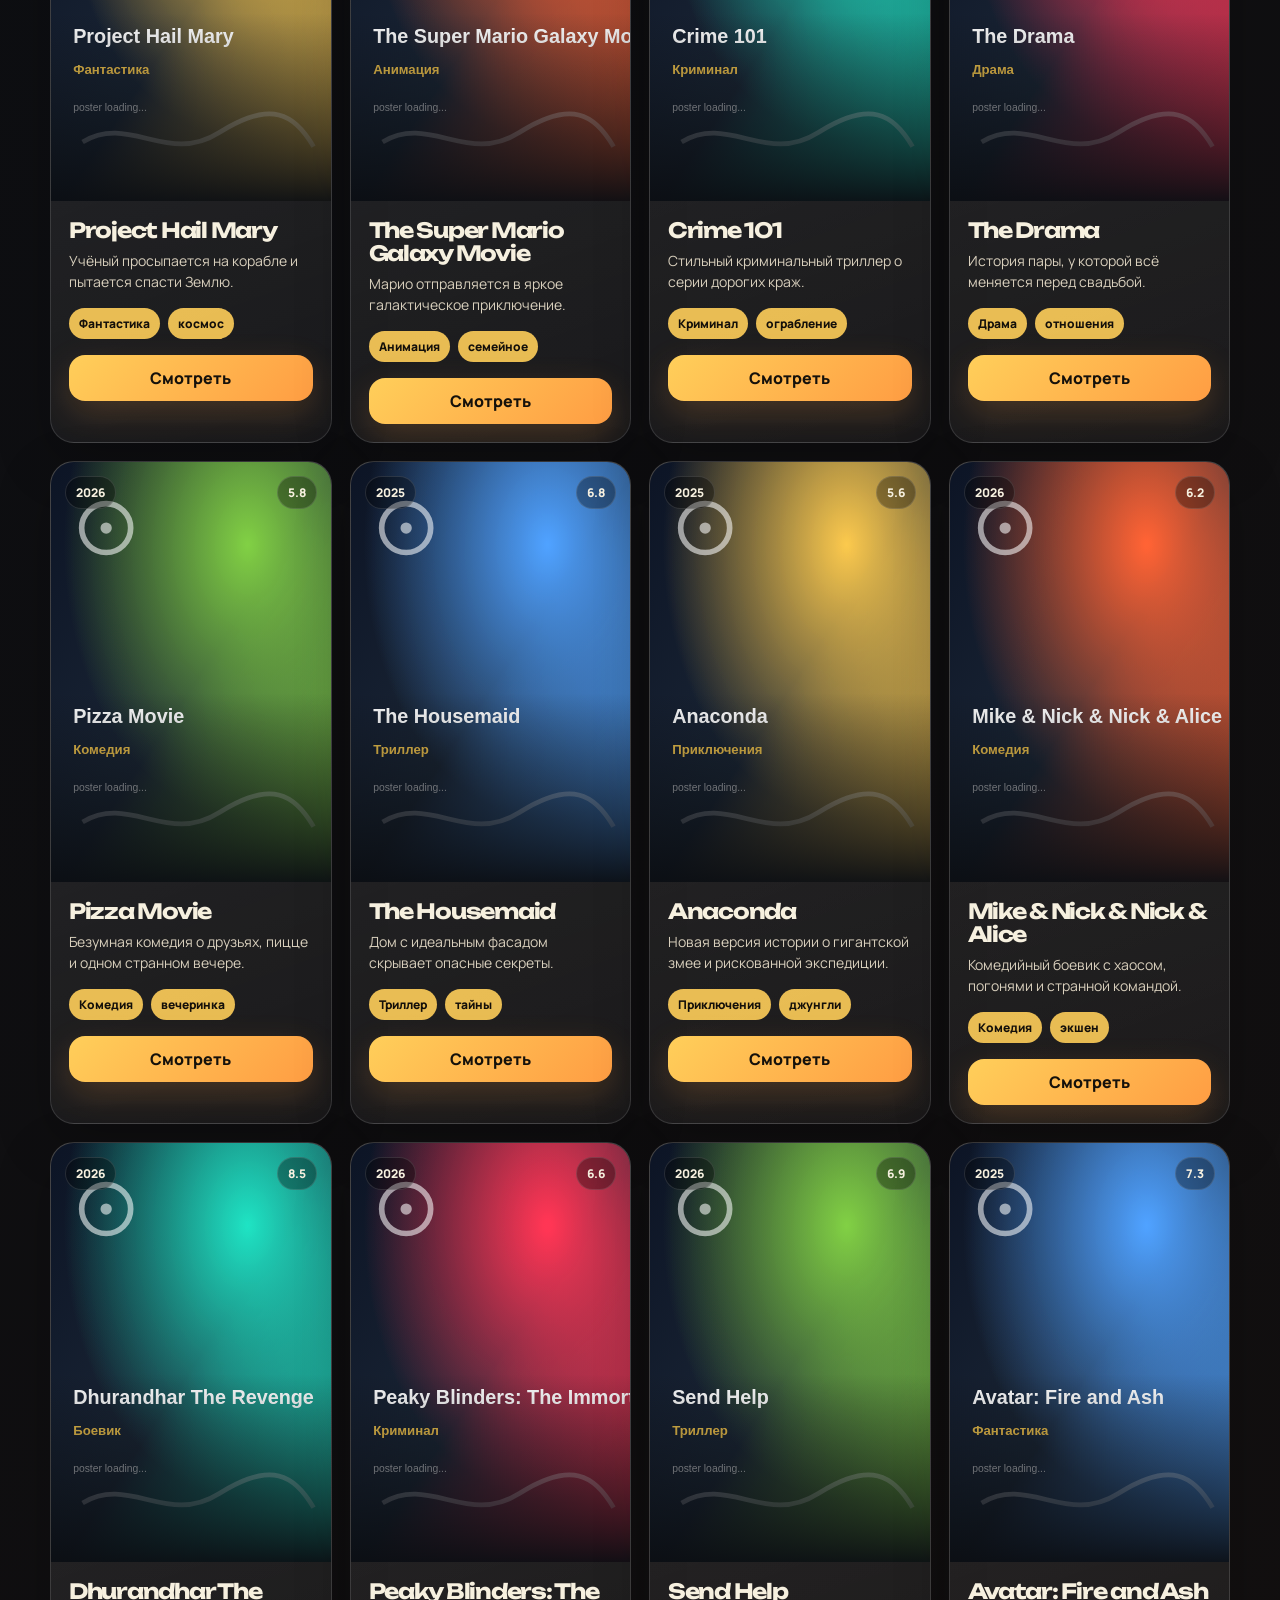
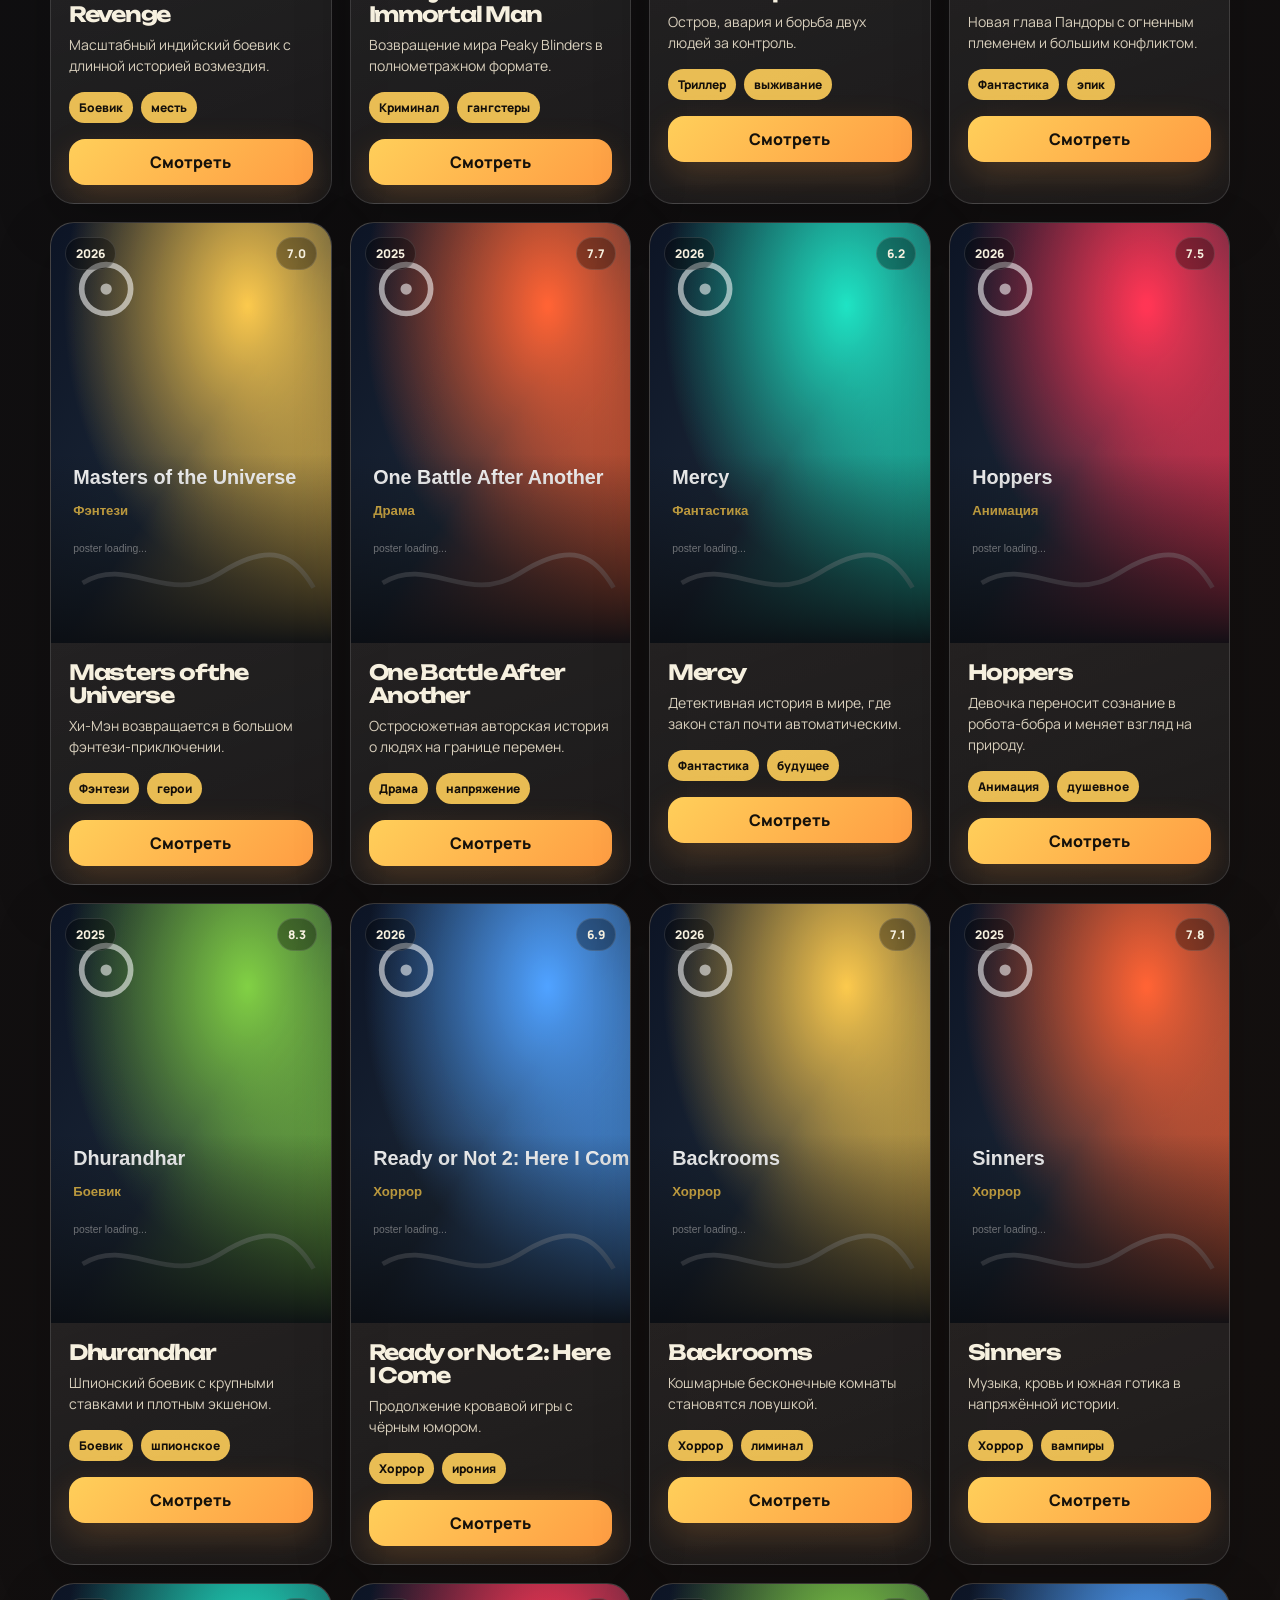
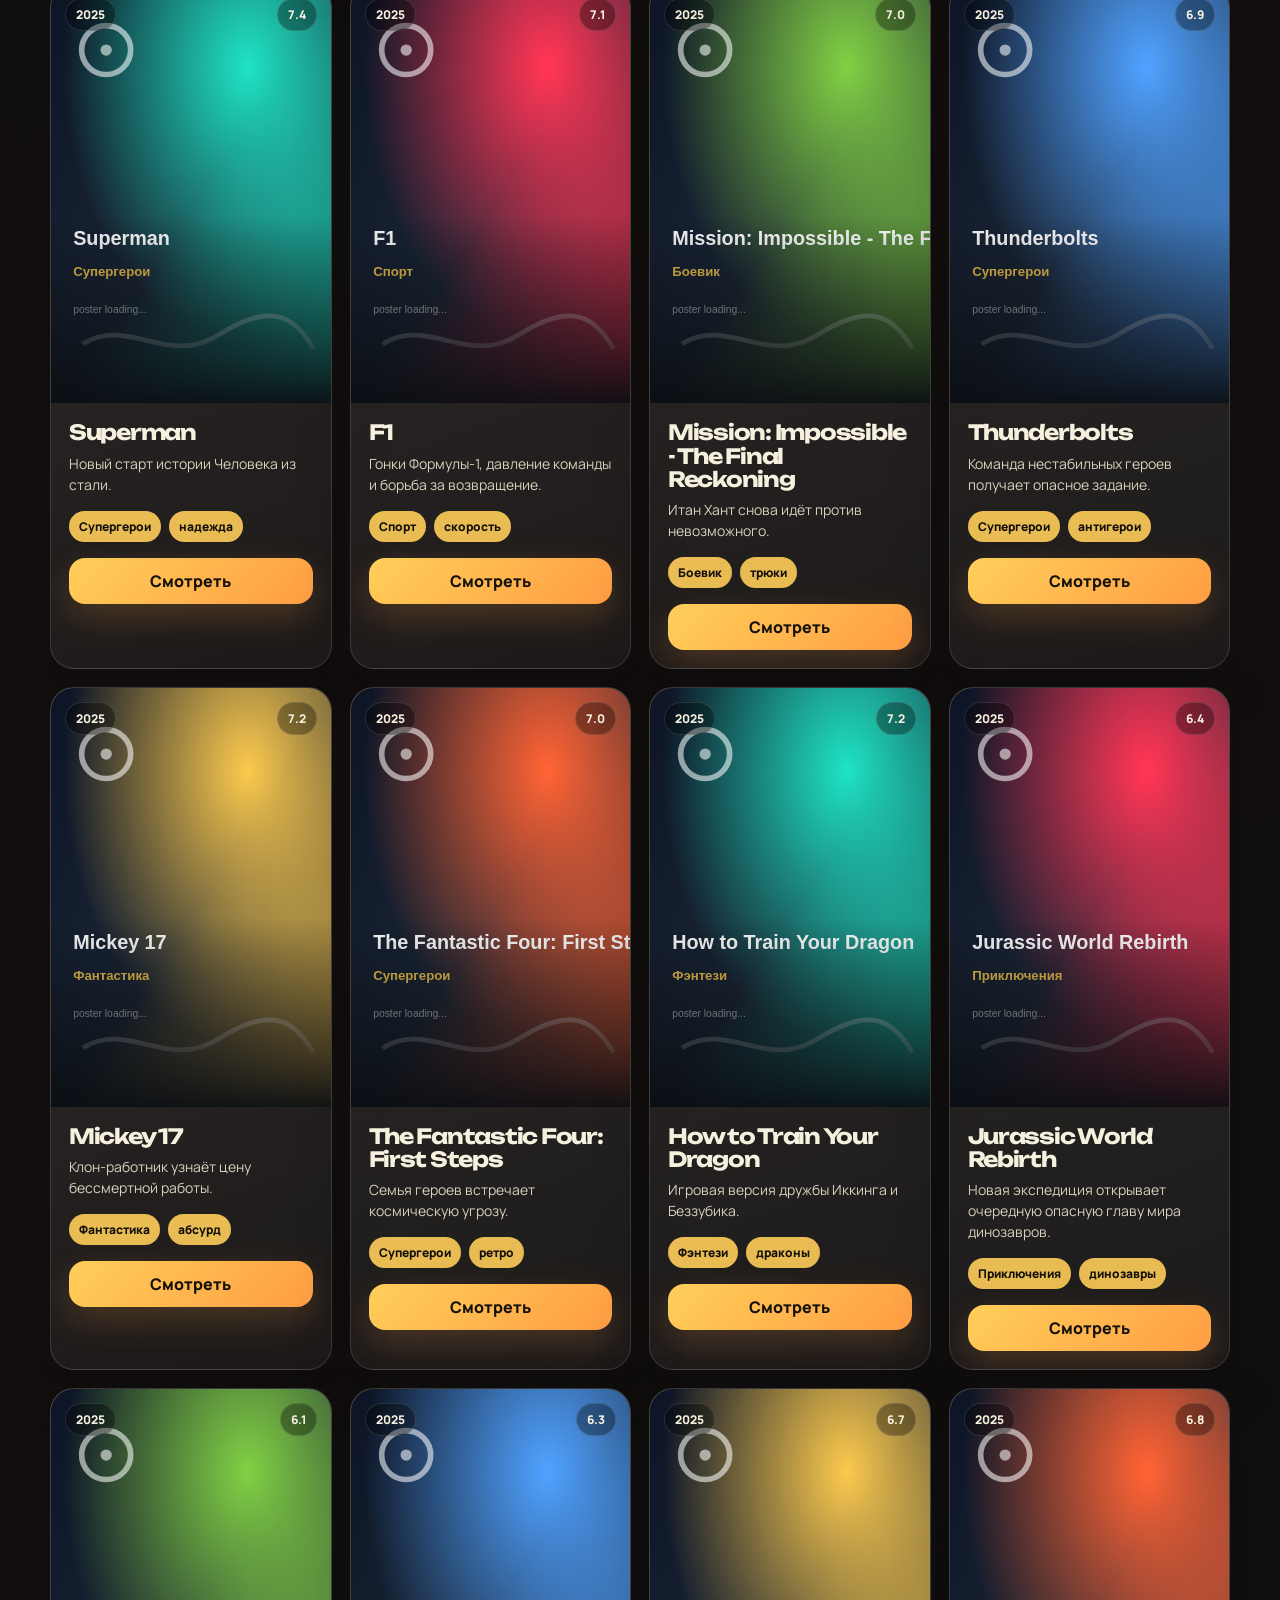
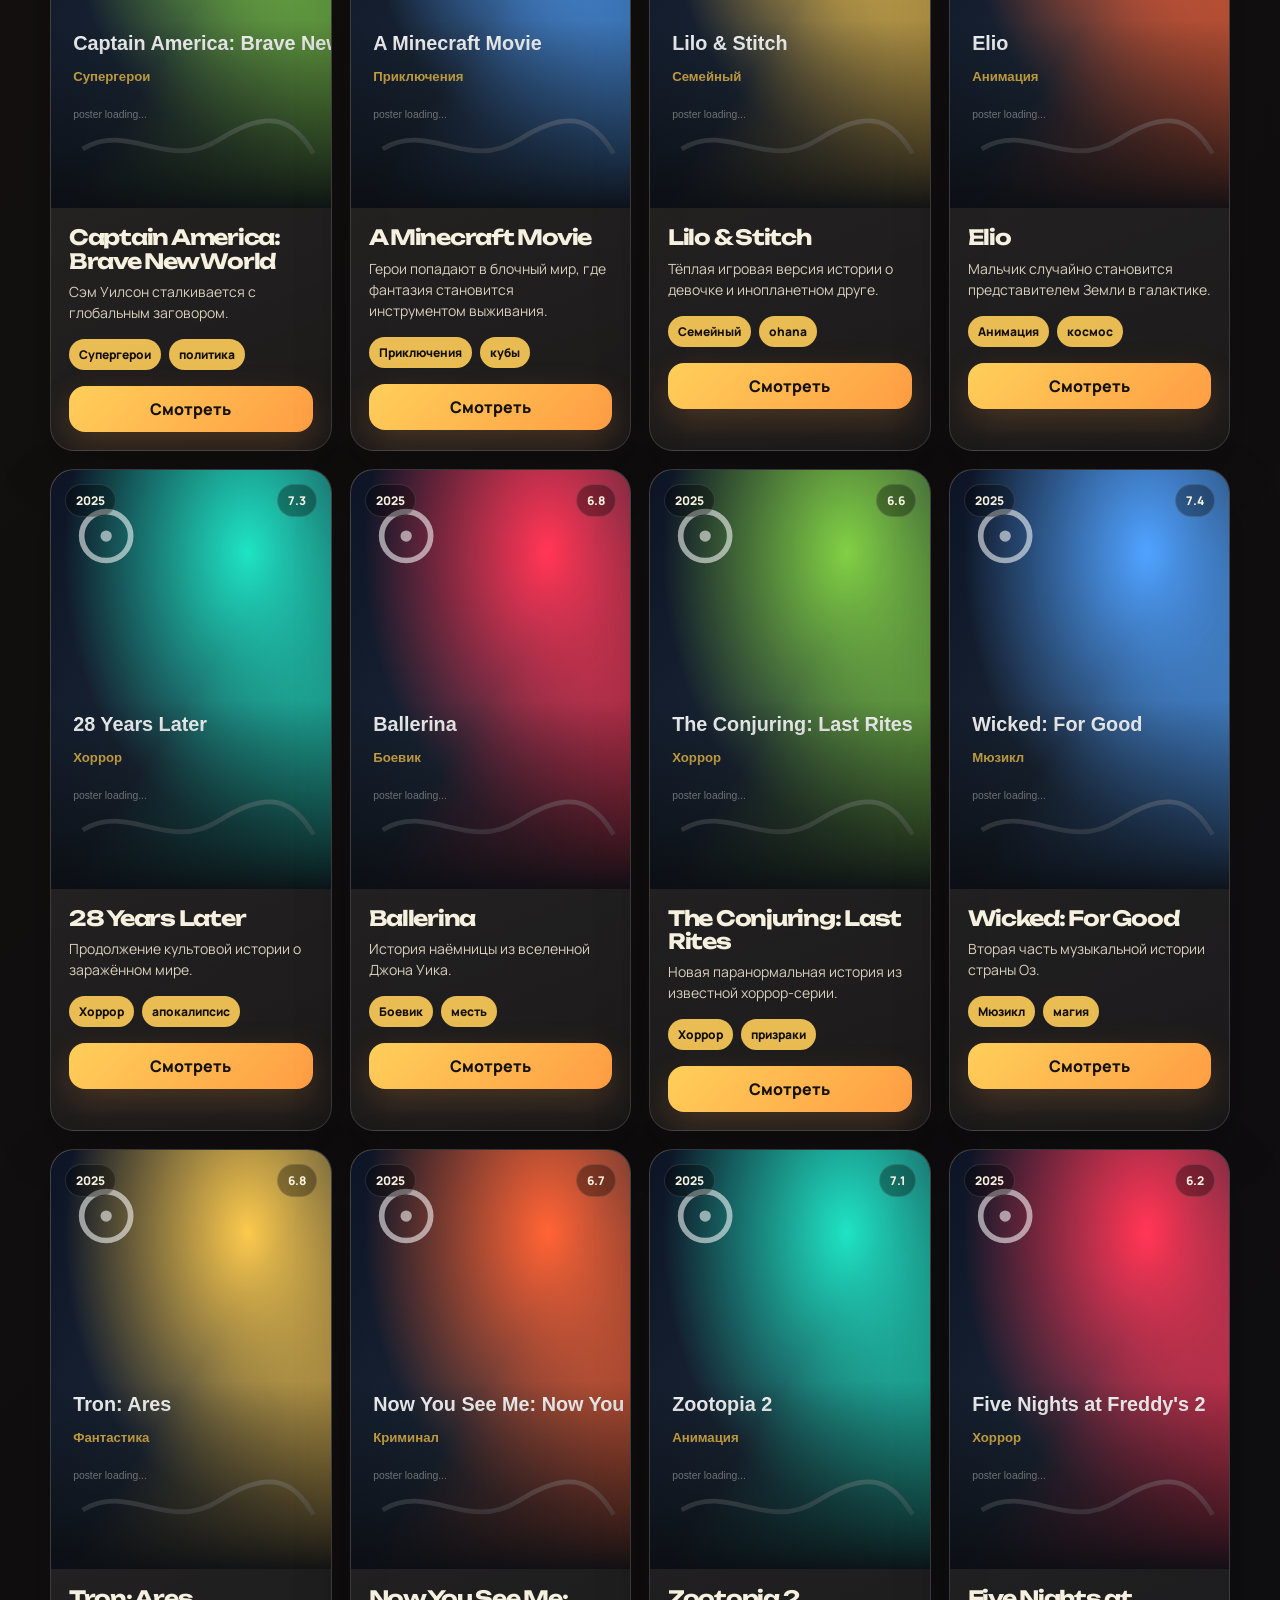
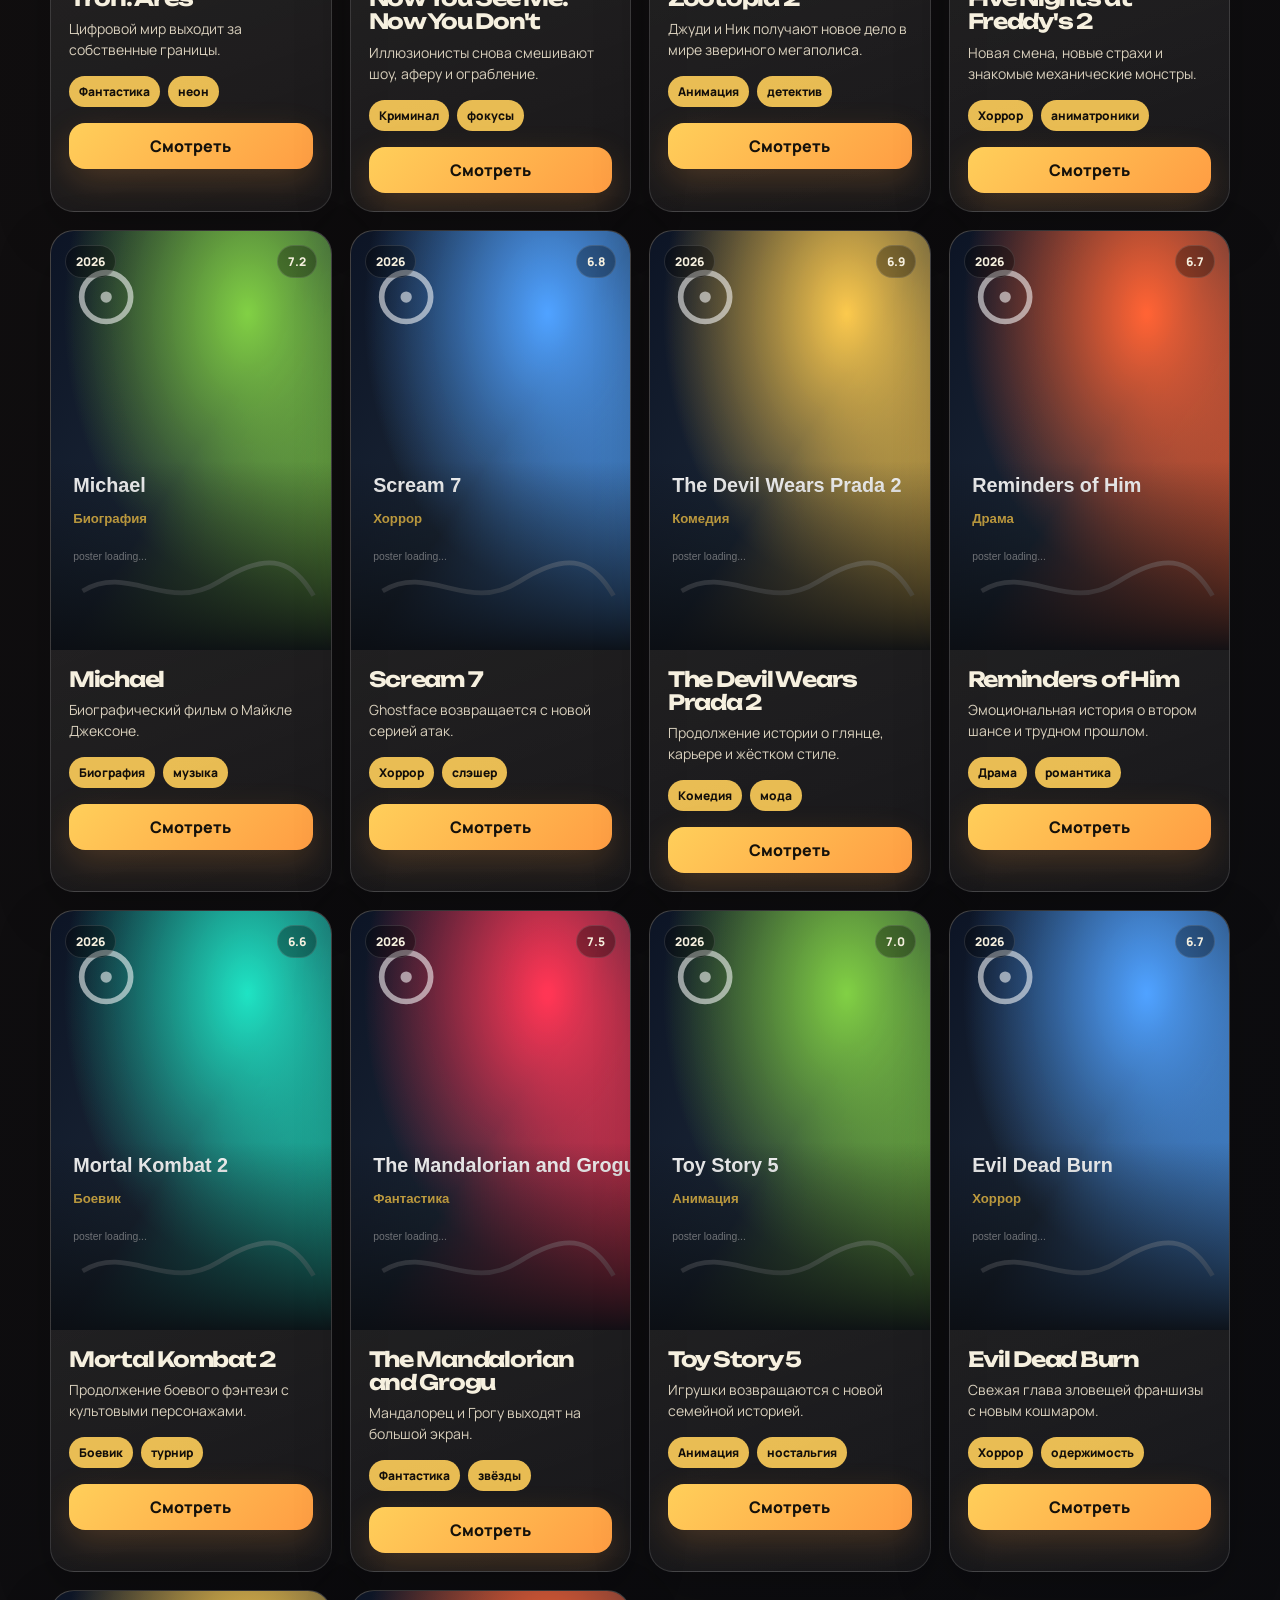
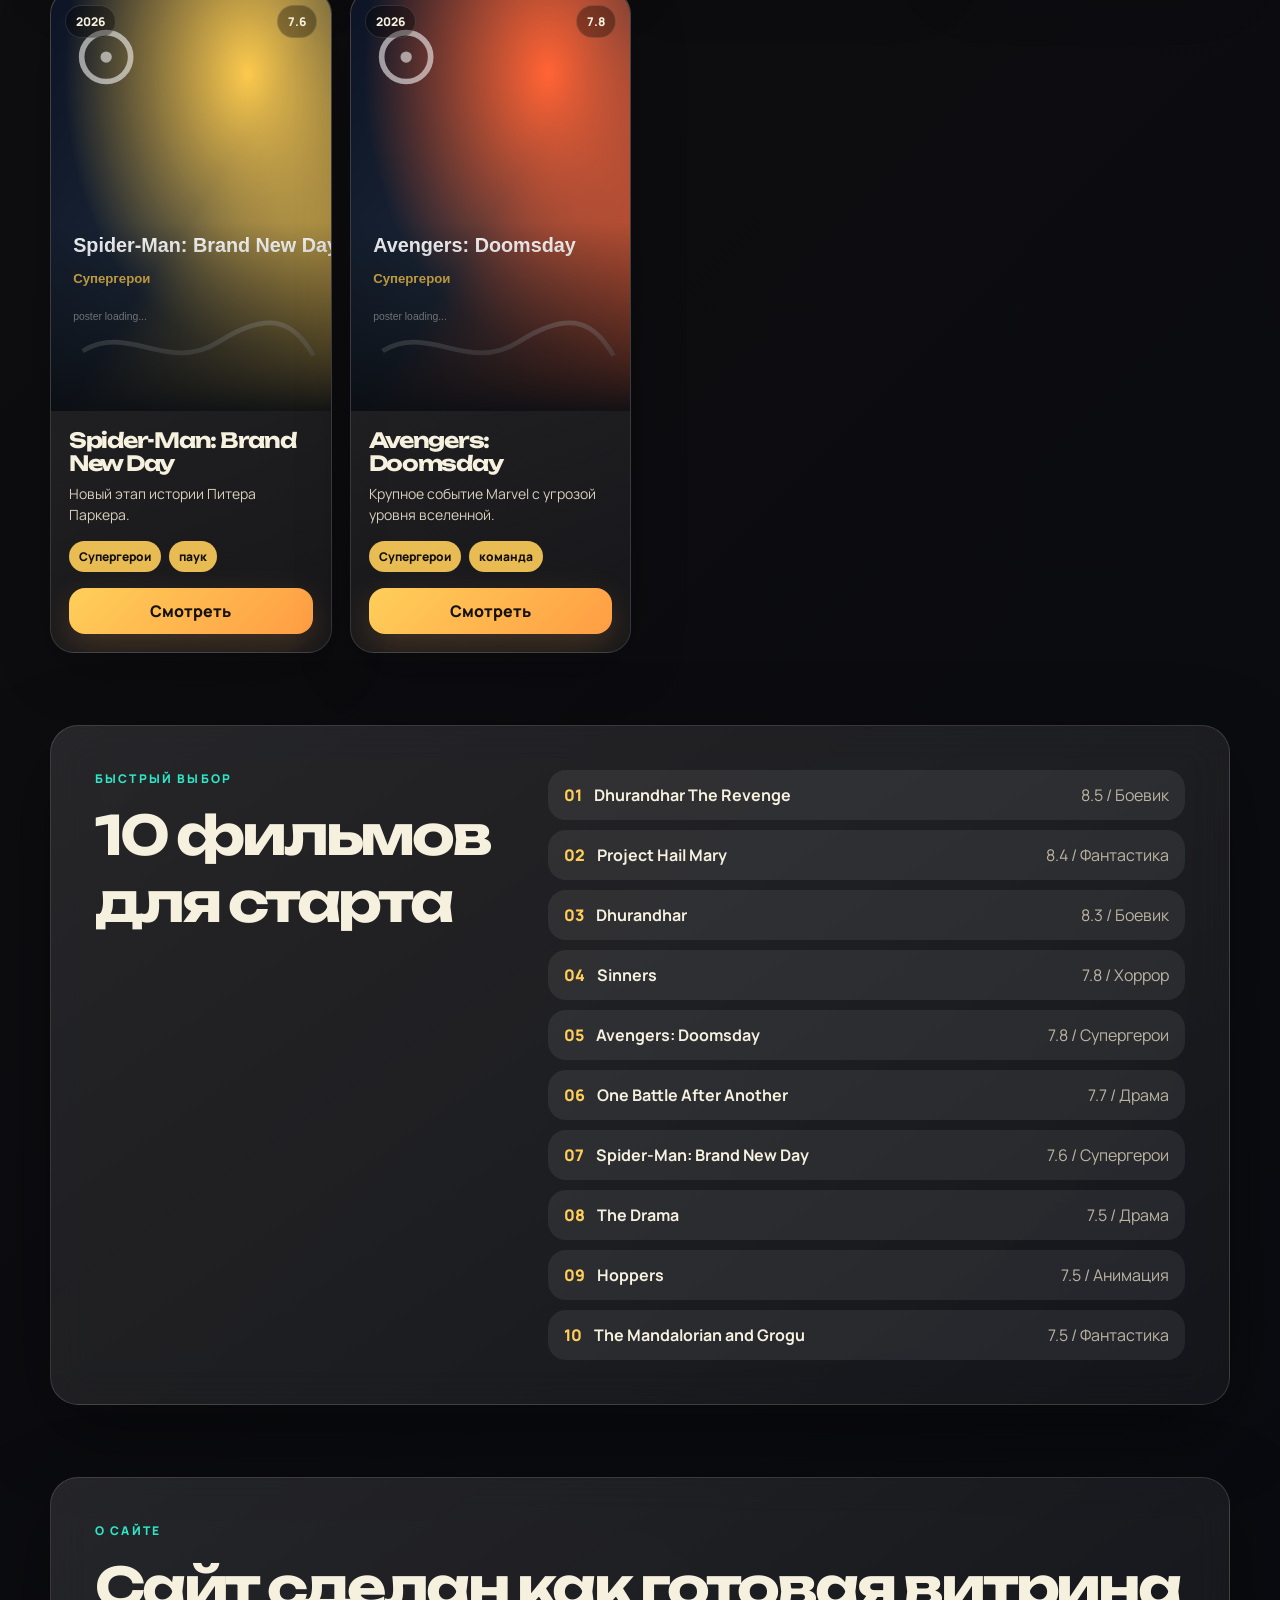
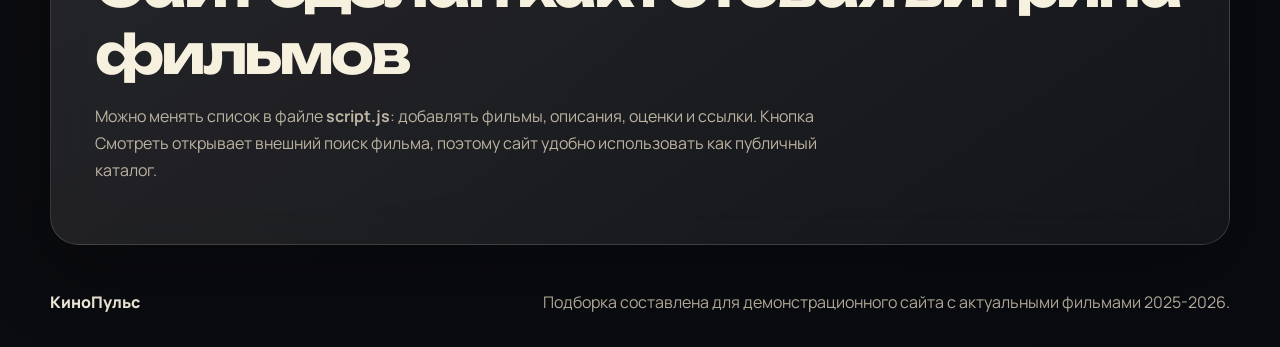
<file: Сайт/index.html>
﻿<!DOCTYPE html>
<html lang="ru">
<head>
  <meta charset="UTF-8" />
  <meta name="viewport" content="width=device-width, initial-scale=1.0" />
  <title>КиноПульс - новые фильмы 2025-2026</title>
  <link rel="preconnect" href="https://fonts.googleapis.com">
  <link rel="preconnect" href="https://fonts.gstatic.com" crossorigin>
  <link href="https://fonts.googleapis.com/css2?family=Manrope:wght@400;600;700;800&family=Unbounded:wght@600;700;800&display=swap" rel="stylesheet">
  <link rel="stylesheet" href="styles.css" />
</head>
<body>
  <div class="noise"></div>
  <header class="hero">
    <nav class="nav">
      <a class="logo" href="#top" aria-label="КиноПульс">
        <span>Кино</span>Пульс
      </a>
      <div class="nav-links">
        <a href="#movies">Фильмы</a>
        <a href="#top10">Топ</a>
        <a href="#about">О сайте</a>
      </div>
    </nav>

    <section class="hero-grid" id="top">
      <div class="hero-copy">
        <p class="eyebrow">50 свежих фильмов 2025-2026</p>
        <h1>Новые фильмы в одном красивом каталоге</h1>
        <p class="hero-text">Выбирай кино по жанру, рейтингу и настроению. Нажимай Смотреть, и сайт сразу откроет поиск фильма на другом сайте.</p>
        <div class="hero-actions">
          <a class="btn primary" href="#movies">Смотреть каталог</a>
          <a class="btn ghost" href="#top10">Открыть топ</a>
        </div>
      </div>
      <aside class="hero-card" aria-label="Премьера недели">
        <span class="tag">Премьера недели</span>
        <h2>Project Hail Mary</h2>
        <p>Космическая фантастика, большой масштаб и история выживания.</p>
        <div class="score-row">
          <strong>8.4</strong>
          <span>IMDb интерес</span>
        </div>
      </aside>
    </section>
  </header>

  <main>
    <section class="stats" aria-label="Статистика каталога">
      <article><strong>50</strong><span>фильмов</span></article>
      <article><strong>2025-2026</strong><span>годы</span></article>
      <article><strong>9</strong><span>жанров</span></article>
      <article><strong>0</strong><span>установок</span></article>
    </section>

    <section class="controls" id="movies">
      <div>
        <p class="eyebrow">Каталог</p>
        <h2>Новые фильмы</h2>
      </div>
      <div class="tools">
        <label class="search">
          <span>Поиск</span>
          <input id="searchInput" type="search" placeholder="Например: Avatar, horror, Disney" autocomplete="off" />
        </label>
        <label class="select-wrap">
          <span>Жанр</span>
          <select id="genreSelect">
            <option value="all">Все жанры</option>
          </select>
        </label>
      </div>
    </section>

    <section class="movie-grid" id="movieGrid" aria-live="polite"></section>
    <p class="empty" id="emptyState" hidden>Ничего не найдено. Попробуй другой запрос или жанр.</p>

    <section class="top-panel" id="top10">
      <div>
        <p class="eyebrow">Быстрый выбор</p>
        <h2>10 фильмов для старта</h2>
      </div>
      <ol id="topList"></ol>
    </section>

    <section class="about" id="about">
      <p class="eyebrow">О сайте</p>
      <h2>Сайт сделан как готовая витрина фильмов</h2>
      <p>Можно менять список в файле <b>script.js</b>: добавлять фильмы, описания, оценки и ссылки. Кнопка Смотреть открывает внешний поиск фильма, поэтому сайт удобно использовать как публичный каталог.</p>
    </section>
  </main>

  <footer>
    <span>КиноПульс</span>
    <p>Подборка составлена для демонстрационного сайта с актуальными фильмами 2025-2026.</p>
  </footer>

  <script src="script.js"></script>
</body>
</html>
</file>
<file: AutoPartsShop/styles.css>
:root {
  --bg: #f3f5f8;
  --surface: #ffffff;
  --surface-2: #f8fafc;
  --ink: #151922;
  --muted: #626b7a;
  --line: #d9dee7;
  --accent: #cf2f2f;
  --accent-dark: #a62424;
  --blue: #235fba;
  --green: #15835f;
  --dark: #111722;
  --shadow: 0 18px 50px rgba(17, 23, 34, 0.09);
}

* { box-sizing: border-box; }
html { scroll-behavior: smooth; }
body {
  margin: 0;
  min-height: 100vh;
  font-family: Arial, Helvetica, sans-serif;
  color: var(--ink);
  background: var(--bg);
}

a { color: inherit; text-decoration: none; }
button, input, select, textarea { font: inherit; }
button { cursor: pointer; }

.site-header {
  position: sticky;
  top: 0;
  z-index: 20;
  border-bottom: 1px solid var(--line);
  background: rgba(255, 255, 255, 0.96);
  backdrop-filter: blur(14px);
}

.header-top,
.nav,
main,
.footer {
  width: min(1240px, calc(100% - 32px));
  margin: 0 auto;
}

.header-top {
  display: grid;
  grid-template-columns: auto minmax(260px, 1fr) auto;
  gap: 20px;
  align-items: center;
  padding: 16px 0 12px;
}

.brand,
.header-actions,
.nav,
.hero-actions,
.trust-row,
.product-meta,
.product-footer,
.cart-head,
.cart-item,
.cart-total,
.footer {
  display: flex;
  align-items: center;
}

.brand {
  gap: 12px;
}

.brand-mark {
  display: grid;
  width: 46px;
  height: 46px;
  place-items: center;
  border-radius: 6px;
  color: #fff;
  background: linear-gradient(135deg, #151922, #344052);
  font-weight: 900;
}

.brand b,
.brand small {
  display: block;
}

.brand b {
  font-size: 20px;
  letter-spacing: 0;
}

.brand small {
  margin-top: 2px;
  color: var(--muted);
  font-size: 12px;
}

.header-search {
  display: grid;
  grid-template-columns: 1fr auto;
  border: 1px solid #cbd3df;
  border-radius: 6px;
  background: #fff;
  overflow: hidden;
}

input,
select,
textarea {
  width: 100%;
  min-height: 46px;
  border: 1px solid var(--line);
  border-radius: 6px;
  padding: 0 13px;
  color: var(--ink);
  background: #fff;
  outline: 0;
}

textarea {
  min-height: 126px;
  padding-top: 12px;
  resize: vertical;
}

input:focus,
select:focus,
textarea:focus {
  border-color: var(--blue);
  box-shadow: 0 0 0 3px rgba(35, 95, 186, 0.12);
}

.header-search input {
  border: 0;
  border-radius: 0;
}

.header-search input:focus {
  box-shadow: none;
}

.header-search button,
.selector-form button,
.contact-form button,
.product button,
.checkout,
.primary-link {
  min-height: 46px;
  border: 0;
  border-radius: 6px;
  padding: 0 18px;
  color: #fff;
  background: var(--accent);
  font-weight: 800;
}

.header-search button {
  border-radius: 0;
}

.header-actions {
  justify-content: flex-end;
  gap: 12px;
}

.phone {
  font-weight: 800;
  white-space: nowrap;
}

.cart-button {
  display: inline-flex;
  align-items: center;
  gap: 9px;
  min-height: 42px;
  border: 1px solid var(--dark);
  border-radius: 6px;
  padding: 0 14px;
  color: #fff;
  background: var(--dark);
  font-weight: 800;
}

.cart-button b {
  display: grid;
  min-width: 23px;
  height: 23px;
  place-items: center;
  border-radius: 999px;
  color: var(--dark);
  background: #fff;
}

.nav {
  gap: 4px;
  overflow-x: auto;
  padding-bottom: 12px;
}

.nav a {
  display: inline-flex;
  min-height: 38px;
  align-items: center;
  padding: 0 12px;
  border-radius: 6px;
  color: var(--muted);
  font-size: 14px;
  font-weight: 700;
  white-space: nowrap;
}

.nav a:hover {
  color: var(--ink);
  background: var(--surface-2);
}

.hero {
  display: grid;
  grid-template-columns: minmax(0, 1.08fr) minmax(360px, 0.92fr);
  gap: 22px;
  padding: 34px 0 18px;
}

.hero-copy,
.hero-panel,
.selection,
.catalog-layout,
.brand-section,
.delivery,
.contacts {
  border: 1px solid var(--line);
  border-radius: 8px;
  background: var(--surface);
  box-shadow: var(--shadow);
}

.hero-copy {
  padding: clamp(28px, 5vw, 58px);
  background:
    linear-gradient(90deg, rgba(207, 47, 47, 0.08), transparent 52%),
    #fff;
}

.eyebrow {
  margin: 0 0 10px;
  color: var(--accent);
  font-size: 12px;
  font-weight: 900;
  letter-spacing: 0.11em;
  text-transform: uppercase;
}

h1,
h2,
h3,
p {
  overflow-wrap: anywhere;
}

h1 {
  margin: 0;
  max-width: 780px;
  font-size: clamp(38px, 5.2vw, 68px);
  line-height: 1;
  letter-spacing: 0;
}

h2 {
  margin: 0;
  font-size: clamp(27px, 3.4vw, 42px);
  line-height: 1.08;
  letter-spacing: 0;
}

h3 {
  margin: 0;
  font-size: 18px;
}

.lead,
.catalog-head p,
.contacts p,
.delivery p,
.product p {
  color: var(--muted);
  line-height: 1.58;
}

.lead {
  max-width: 650px;
  font-size: 18px;
}

.hero-actions {
  flex-wrap: wrap;
  gap: 10px;
  margin-top: 28px;
}

.primary-link,
.secondary-link {
  display: inline-flex;
  align-items: center;
  justify-content: center;
}

.secondary-link {
  min-height: 46px;
  border: 1px solid var(--line);
  border-radius: 6px;
  padding: 0 18px;
  color: var(--ink);
  background: #fff;
  font-weight: 800;
}

.trust-row {
  flex-wrap: wrap;
  gap: 8px;
  margin-top: 22px;
}

.trust-row span,
.product-status,
.product .category {
  border-radius: 999px;
  padding: 7px 10px;
  font-size: 12px;
  font-weight: 800;
}

.trust-row span {
  color: #354154;
  background: #eef2f7;
}

.hero-panel {
  position: relative;
  overflow: hidden;
  padding: 22px;
  color: #fff;
  background:
    linear-gradient(145deg, rgba(17, 23, 34, 0.96), rgba(33, 43, 59, 0.96)),
    var(--dark);
}

.hero-panel::before {
  content: "";
  position: absolute;
  inset: 0;
  background:
    linear-gradient(90deg, rgba(255, 255, 255, 0.04) 1px, transparent 1px),
    linear-gradient(rgba(255, 255, 255, 0.04) 1px, transparent 1px);
  background-size: 34px 34px;
  opacity: 0.55;
}

.panel-head,
.inventory-list,
.warehouse-card {
  position: relative;
  z-index: 1;
}

.panel-head {
  display: flex;
  justify-content: space-between;
  gap: 16px;
  padding-bottom: 18px;
  border-bottom: 1px solid rgba(255, 255, 255, 0.14);
}

.panel-head span {
  color: rgba(255, 255, 255, 0.68);
}

.inventory-list {
  display: grid;
  gap: 12px;
  margin-top: 18px;
}

.inventory-list article {
  padding: 16px;
  border: 1px solid rgba(255, 255, 255, 0.12);
  border-radius: 6px;
  background: rgba(255, 255, 255, 0.07);
}

.sku,
.inventory-list em {
  display: block;
  color: rgba(255, 255, 255, 0.68);
  font-style: normal;
  font-size: 13px;
}

.inventory-list b {
  display: block;
  margin: 6px 0;
  font-size: 18px;
}

.warehouse-card {
  margin-top: 18px;
  padding: 20px;
  border-radius: 6px;
  color: #fff;
  background: linear-gradient(135deg, var(--accent), var(--accent-dark));
}

.warehouse-card span {
  display: block;
  opacity: 0.78;
}

.warehouse-card strong {
  display: block;
  margin-top: 6px;
  font-size: 34px;
}

.metrics {
  display: grid;
  grid-template-columns: repeat(4, 1fr);
  gap: 12px;
  margin: 0 0 54px;
}

.metrics article {
  padding: 18px;
  border: 1px solid var(--line);
  border-radius: 8px;
  background: #fff;
}

.metrics b {
  display: block;
  font-size: 25px;
}

.metrics span {
  display: block;
  margin-top: 5px;
  color: var(--muted);
}

.selection,
.brand-section,
.delivery,
.contacts {
  display: grid;
  grid-template-columns: 0.68fr 1.32fr;
  gap: 26px;
  align-items: start;
  margin-bottom: 54px;
  padding: clamp(22px, 3.4vw, 34px);
}

.selector-form {
  display: grid;
  grid-template-columns: repeat(3, 1fr) auto;
  gap: 12px;
  align-items: end;
}

label {
  display: grid;
  gap: 8px;
  color: var(--muted);
  font-weight: 800;
}

.catalog-layout {
  display: grid;
  grid-template-columns: 270px 1fr;
  gap: 24px;
  margin-bottom: 54px;
  padding: 18px;
}

.catalog-sidebar {
  padding: 12px;
  border-right: 1px solid var(--line);
}

.tabs {
  display: grid;
  gap: 8px;
  margin-top: 18px;
}

.tab {
  width: 100%;
  min-height: 42px;
  border: 1px solid var(--line);
  border-radius: 6px;
  padding: 0 12px;
  color: var(--muted);
  background: #fff;
  font-weight: 800;
  text-align: left;
}

.tab.active {
  color: #fff;
  border-color: var(--dark);
  background: var(--dark);
}

.catalog-main {
  min-width: 0;
}

.catalog-head {
  display: flex;
  align-items: end;
  justify-content: space-between;
  gap: 18px;
  margin-bottom: 16px;
  padding: 8px 6px 0;
}

.catalog-head p {
  max-width: 650px;
  margin: 8px 0 0;
}

#resultCount {
  color: var(--muted);
  font-weight: 800;
  white-space: nowrap;
}

.products {
  display: grid;
  grid-template-columns: repeat(3, minmax(0, 1fr));
  gap: 14px;
}

.product {
  display: grid;
  gap: 12px;
  min-height: 100%;
  padding: 14px;
  border: 1px solid var(--line);
  border-radius: 8px;
  background: #fff;
}

.product-visual {
  position: relative;
  display: grid;
  min-height: 132px;
  place-items: center;
  border: 1px solid #e6ebf2;
  border-radius: 6px;
  color: #233044;
  background:
    linear-gradient(135deg, #f7f9fc, #e9eef6);
  font-size: 34px;
  font-weight: 900;
}

.product-visual::after {
  content: "";
  position: absolute;
  inset: auto 16px 16px 16px;
  height: 8px;
  border-radius: 999px;
  background: rgba(35, 48, 68, 0.12);
}

.product .category {
  justify-self: start;
  color: #304862;
  background: #eef3f8;
}

.product h3 {
  min-height: 45px;
}

.product p {
  min-height: 48px;
  margin: 0;
  font-size: 14px;
}

.product-meta {
  justify-content: space-between;
  gap: 10px;
  color: var(--muted);
  font-size: 13px;
}

.product-status {
  color: #0d6f50;
  background: #e9f7f1;
}

.product-footer {
  justify-content: space-between;
  gap: 12px;
  margin-top: auto;
}

.price {
  font-size: 20px;
  font-weight: 900;
  white-space: nowrap;
}

.product button {
  min-height: 40px;
  padding: 0 12px;
}

.brand-grid {
  display: grid;
  grid-template-columns: repeat(6, 1fr);
  gap: 10px;
}

.brand-grid span {
  display: grid;
  min-height: 76px;
  place-items: center;
  border: 1px solid var(--line);
  border-radius: 6px;
  color: #313b4d;
  background: var(--surface-2);
  font-size: 20px;
  font-weight: 900;
}

.delivery-grid {
  display: grid;
  grid-template-columns: repeat(3, 1fr);
  gap: 12px;
}

.delivery-grid article {
  min-height: 188px;
  padding: 20px;
  border: 1px solid var(--line);
  border-radius: 6px;
  background: var(--surface-2);
}

.delivery-grid b {
  display: inline-flex;
  margin-bottom: 18px;
  color: var(--accent);
  font-size: 22px;
}

.contact-form {
  display: grid;
  gap: 12px;
}

.form-message {
  min-height: 24px;
  margin: 0;
  color: var(--green);
  font-weight: 900;
}

.cart-panel {
  position: fixed;
  inset: 0;
  z-index: 40;
  display: none;
  justify-content: flex-end;
  background: rgba(17, 23, 34, 0.52);
}

.cart-panel.open {
  display: flex;
}

.cart-window {
  display: grid;
  grid-template-rows: auto 1fr auto auto;
  width: min(430px, 100%);
  min-height: 100%;
  padding: 20px;
  background: #fff;
  box-shadow: -18px 0 50px rgba(0, 0, 0, 0.22);
}

.cart-head,
.cart-item,
.cart-total,
.footer {
  justify-content: space-between;
  gap: 14px;
}

.cart-head h2 {
  font-size: 30px;
}

.cart-head button {
  width: 40px;
  height: 40px;
  border: 1px solid var(--line);
  border-radius: 6px;
  background: #fff;
  font-size: 26px;
}

.cart-items {
  display: grid;
  align-content: start;
  gap: 10px;
  overflow: auto;
  padding: 12px 0;
}

.cart-item {
  padding: 12px;
  border: 1px solid var(--line);
  border-radius: 6px;
  background: var(--surface-2);
}

.cart-item span {
  display: block;
  color: var(--muted);
  font-size: 13px;
}

.cart-item button {
  width: 34px;
  height: 34px;
  border: 0;
  border-radius: 6px;
  color: #fff;
  background: var(--accent);
  font-weight: 900;
}

.cart-total {
  padding: 18px 0;
  border-top: 1px solid var(--line);
  font-size: 18px;
}

.cart-total strong {
  font-size: 28px;
}

.checkout {
  width: 100%;
}

.footer {
  padding: 34px 0 28px;
  color: var(--muted);
}

.footer b {
  color: var(--ink);
}

@media (max-width: 1080px) {
  .header-top,
  .hero,
  .selection,
  .brand-section,
  .delivery,
  .contacts {
    grid-template-columns: 1fr;
  }

  .header-actions {
    justify-content: space-between;
  }

  .catalog-layout {
    grid-template-columns: 1fr;
  }

  .catalog-sidebar {
    border-right: 0;
    border-bottom: 1px solid var(--line);
  }

  .tabs {
    grid-template-columns: repeat(3, 1fr);
  }
}

@media (max-width: 760px) {
  .site-header {
    position: static;
  }

  .header-search,
  .selector-form,
  .products,
  .metrics,
  .brand-grid,
  .delivery-grid,
  .tabs {
    grid-template-columns: 1fr;
  }

  .header-search button {
    border-radius: 0 0 6px 6px;
  }

  .header-actions,
  .catalog-head,
  .footer {
    align-items: stretch;
    flex-direction: column;
  }

  .phone,
  .cart-button {
    justify-content: center;
  }
}
</file>
<file: Сайт/styles.css>
﻿:root {
  --bg: #0b0e13;
  --panel: rgba(255, 255, 255, 0.08);
  --panel-strong: rgba(255, 255, 255, 0.14);
  --text: #f6f0df;
  --muted: #bcb4a2;
  --gold: #ffcf5a;
  --orange: #ff6a3d;
  --teal: #2ee6c8;
  --red: #ff3d5a;
  --shadow: 0 24px 80px rgba(0, 0, 0, 0.36);
  --radius: 28px;
}

* { box-sizing: border-box; }

html { scroll-behavior: smooth; }

body {
  margin: 0;
  min-height: 100vh;
  font-family: "Manrope", sans-serif;
  color: var(--text);
  background:
    radial-gradient(circle at 15% 5%, rgba(255, 106, 61, 0.35), transparent 32rem),
    radial-gradient(circle at 85% 10%, rgba(46, 230, 200, 0.22), transparent 28rem),
    linear-gradient(135deg, #0b0e13 0%, #14100f 45%, #090b10 100%);
  overflow-x: hidden;
}

.noise {
  position: fixed;
  inset: 0;
  pointer-events: none;
  opacity: 0.22;
  background-image:
    linear-gradient(rgba(255,255,255,.04) 1px, transparent 1px),
    linear-gradient(90deg, rgba(255,255,255,.04) 1px, transparent 1px);
  background-size: 42px 42px;
  mask-image: linear-gradient(to bottom, black, transparent 75%);
}

a { color: inherit; text-decoration: none; }

.hero, main, footer {
  width: min(1180px, calc(100% - 32px));
  margin: 0 auto;
}

.nav {
  display: flex;
  align-items: center;
  justify-content: space-between;
  padding: 26px 0;
}

.logo {
  font-family: "Unbounded", sans-serif;
  font-size: clamp(22px, 3vw, 32px);
  font-weight: 800;
  letter-spacing: -0.05em;
}

.logo span { color: var(--gold); }

.nav-links {
  display: flex;
  gap: 10px;
  padding: 8px;
  border: 1px solid rgba(255,255,255,.12);
  border-radius: 999px;
  background: rgba(255,255,255,.06);
  backdrop-filter: blur(16px);
}

.nav-links a {
  padding: 10px 16px;
  border-radius: 999px;
  color: var(--muted);
  font-size: 14px;
  transition: .2s ease;
}

.nav-links a:hover { color: var(--text); background: rgba(255,255,255,.1); }

.hero-grid {
  display: grid;
  grid-template-columns: 1.3fr .7fr;
  gap: 26px;
  align-items: stretch;
  min-height: 560px;
  padding: 54px 0 34px;
}

.hero-copy, .hero-card, .top-panel, .about {
  border: 1px solid rgba(255,255,255,.14);
  background: linear-gradient(145deg, rgba(255,255,255,.11), rgba(255,255,255,.045));
  border-radius: var(--radius);
  box-shadow: var(--shadow);
  backdrop-filter: blur(20px);
}

.hero-copy {
  position: relative;
  overflow: hidden;
  padding: clamp(30px, 6vw, 72px);
}

.hero-copy::after {
  content: "";
  position: absolute;
  right: -120px;
  bottom: -120px;
  width: 360px;
  height: 360px;
  border-radius: 50%;
  background: conic-gradient(from 120deg, var(--gold), var(--orange), var(--red), var(--teal), var(--gold));
  filter: blur(6px);
  opacity: .22;
  animation: spin 18s linear infinite;
}

.eyebrow {
  margin: 0 0 14px;
  color: var(--teal);
  font-weight: 800;
  letter-spacing: .18em;
  text-transform: uppercase;
  font-size: 12px;
}

h1, h2, h3 { font-family: "Unbounded", sans-serif; letter-spacing: -0.06em; }

h1 {
  position: relative;
  z-index: 1;
  max-width: 850px;
  margin: 0;
  font-size: clamp(42px, 8vw, 92px);
  line-height: .92;
}

.hero-text {
  position: relative;
  z-index: 1;
  max-width: 650px;
  color: var(--muted);
  font-size: clamp(17px, 2vw, 21px);
  line-height: 1.65;
}

.hero-actions { display: flex; flex-wrap: wrap; gap: 14px; margin-top: 32px; position: relative; z-index: 1; }

.btn {
  display: inline-flex;
  align-items: center;
  justify-content: center;
  min-height: 52px;
  padding: 0 22px;
  border-radius: 999px;
  font-weight: 800;
  transition: transform .2s ease, background .2s ease;
}

.btn:hover { transform: translateY(-2px); }
.btn.primary { color: #15110b; background: var(--gold); }
.btn.ghost { border: 1px solid rgba(255,255,255,.18); background: rgba(255,255,255,.06); }

.hero-card {
  display: flex;
  flex-direction: column;
  justify-content: flex-end;
  min-height: 420px;
  padding: 34px;
  background:
    linear-gradient(to top, rgba(0,0,0,.82), rgba(0,0,0,.12)),
    radial-gradient(circle at 70% 20%, rgba(255,207,90,.62), transparent 7rem),
    linear-gradient(145deg, #27383b, #161011 70%);
  transform: rotate(1.4deg);
}

.tag {
  align-self: flex-start;
  padding: 8px 12px;
  border-radius: 999px;
  color: #1b1306;
  background: var(--gold);
  font-weight: 800;
  font-size: 13px;
}

.hero-card h2 { margin: 22px 0 10px; font-size: 34px; }
.hero-card p { color: var(--muted); line-height: 1.6; }

.score-row {
  display: flex;
  align-items: center;
  gap: 12px;
  margin-top: 18px;
}

.score-row strong { font-size: 44px; color: var(--gold); }
.score-row span { color: var(--muted); }

.stats {
  display: grid;
  grid-template-columns: repeat(4, 1fr);
  gap: 14px;
  margin: 18px 0 64px;
}

.stats article {
  padding: 22px;
  border-radius: 22px;
  background: rgba(255,255,255,.07);
  border: 1px solid rgba(255,255,255,.11);
}

.stats strong { display: block; font: 800 28px "Unbounded", sans-serif; }
.stats span { color: var(--muted); }

.controls {
  display: flex;
  align-items: end;
  justify-content: space-between;
  gap: 24px;
  margin-bottom: 24px;
}

.controls h2, .top-panel h2, .about h2 { margin: 0; font-size: clamp(30px, 5vw, 54px); }

.tools {
  display: flex;
  gap: 14px;
  flex-wrap: wrap;
  justify-content: flex-end;
}

.search, .select-wrap {
  display: grid;
  gap: 8px;
  min-width: min(280px, 100%);
  color: var(--muted);
  font-size: 13px;
  font-weight: 800;
}

input, select {
  width: 100%;
  min-height: 50px;
  padding: 0 16px;
  border: 1px solid rgba(255,255,255,.14);
  border-radius: 16px;
  color: var(--text);
  background: rgba(255,255,255,.08);
  outline: none;
}

select option { background: #14100f; }
input:focus, select:focus { border-color: var(--gold); box-shadow: 0 0 0 4px rgba(255,207,90,.13); }

.movie-grid {
  display: grid;
  grid-template-columns: repeat(4, 1fr);
  gap: 18px;
}

.movie-card {
  position: relative;
  min-height: 520px;
  display: flex;
  flex-direction: column;
  overflow: hidden;
  padding: 0;
  border-radius: 24px;
  border: 1px solid rgba(255,255,255,.13);
  background: linear-gradient(160deg, rgba(255,255,255,.12), rgba(255,255,255,.045));
  box-shadow: 0 18px 55px rgba(0,0,0,.22);
  isolation: isolate;
  animation: rise .55s ease both;
}

.movie-card::before {
  content: "";
  position: absolute;
  inset: 0;
  z-index: -1;
  background: radial-gradient(circle at 75% 20%, var(--accent), transparent 8rem);
  opacity: .45;
}

.movie-card:hover { transform: translateY(-6px); transition: transform .22s ease; }

.poster-wrap {
  position: relative;
  aspect-ratio: 2 / 3;
  overflow: hidden;
  background: linear-gradient(145deg, rgba(255,255,255,.12), rgba(0,0,0,.55));
}

.poster-wrap::after {
  content: "";
  position: absolute;
  inset: auto 0 0;
  height: 45%;
  background: linear-gradient(to top, rgba(11,14,19,.96), transparent);
  pointer-events: none;
}

.poster-image {
  width: 100%;
  height: 100%;
  display: block;
  object-fit: cover;
  filter: saturate(1.08) contrast(1.04);
  transform: scale(1.01);
}

.movie-card:hover .poster-image { transform: scale(1.06); transition: transform .35s ease; }

.card-top {
  position: absolute;
  inset: 14px 14px auto;
  z-index: 2;
  display: flex;
  justify-content: space-between;
  gap: 12px;
  align-items: flex-start;
}
.year, .rating {
  padding: 7px 10px;
  border-radius: 999px;
  background: rgba(0,0,0,.34);
  border: 1px solid rgba(255,255,255,.12);
  font-size: 12px;
  font-weight: 800;
}

.movie-info {
  display: flex;
  flex: 1;
  flex-direction: column;
  padding: 18px;
}

.movie-card h3 { margin: 0 0 8px; font-size: 21px; line-height: 1.1; }
.movie-card p { margin: 0; color: #d9d0bd; line-height: 1.5; font-size: 14px; }

.meta {
  display: flex;
  flex-wrap: wrap;
  gap: 8px;
  margin-top: 16px;
}

.meta span {
  padding: 7px 10px;
  border-radius: 999px;
  color: #130f0a;
  background: rgba(255,207,90,.9);
  font-size: 12px;
  font-weight: 800;
}

.watch-btn {
  margin-top: auto;
  display: inline-flex;
  align-items: center;
  justify-content: center;
  width: 100%;
  min-height: 46px;
  margin-top: 16px;
  border-radius: 16px;
  color: #15110b;
  background: linear-gradient(135deg, var(--gold), #ff9d43);
  font-weight: 900;
  box-shadow: 0 12px 34px rgba(255, 159, 67, .2);
  transition: transform .2s ease, filter .2s ease;
}

.watch-btn:hover {
  transform: translateY(-2px);
  filter: brightness(1.06);
}

.empty {
  margin: 30px 0;
  color: var(--muted);
  text-align: center;
}

.top-panel, .about {
  margin-top: 72px;
  padding: clamp(24px, 4vw, 44px);
}

.top-panel {
  display: grid;
  grid-template-columns: .8fr 1.2fr;
  gap: 28px;
}

.top-panel ol {
  display: grid;
  gap: 10px;
  padding: 0;
  margin: 0;
  list-style: none;
  counter-reset: top;
}

.top-panel li {
  counter-increment: top;
  display: flex;
  justify-content: space-between;
  gap: 12px;
  padding: 14px 16px;
  border-radius: 18px;
  background: rgba(255,255,255,.07);
}

.top-panel li::before {
  content: counter(top, decimal-leading-zero);
  color: var(--gold);
  font-weight: 900;
}

.top-panel b { margin-right: auto; }
.top-panel span { color: var(--muted); }
.about p:last-child { max-width: 760px; color: var(--muted); line-height: 1.7; }

footer {
  display: flex;
  justify-content: space-between;
  gap: 20px;
  padding: 46px 0 34px;
  color: var(--muted);
}

footer span { color: var(--text); font-weight: 900; }
footer p { margin: 0; }

@keyframes spin { to { transform: rotate(360deg); } }
@keyframes rise { from { opacity: 0; transform: translateY(18px); } to { opacity: 1; transform: translateY(0); } }

@media (max-width: 980px) {
  .hero-grid, .top-panel { grid-template-columns: 1fr; }
  .movie-grid { grid-template-columns: repeat(2, 1fr); }
  .stats { grid-template-columns: repeat(2, 1fr); }
  .hero-card { transform: none; min-height: 320px; }
}

@media (max-width: 640px) {
  .nav { align-items: flex-start; gap: 18px; flex-direction: column; }
  .nav-links { width: 100%; justify-content: space-between; }
  .nav-links a { padding: 10px 12px; }
  .hero-grid { padding-top: 22px; }
  .controls { align-items: stretch; flex-direction: column; }
  .tools { justify-content: stretch; }
  .search, .select-wrap { min-width: 100%; }
  .movie-grid, .stats { grid-template-columns: 1fr; }
  .movie-card { min-height: 290px; }
  footer { flex-direction: column; }
}
</file>
